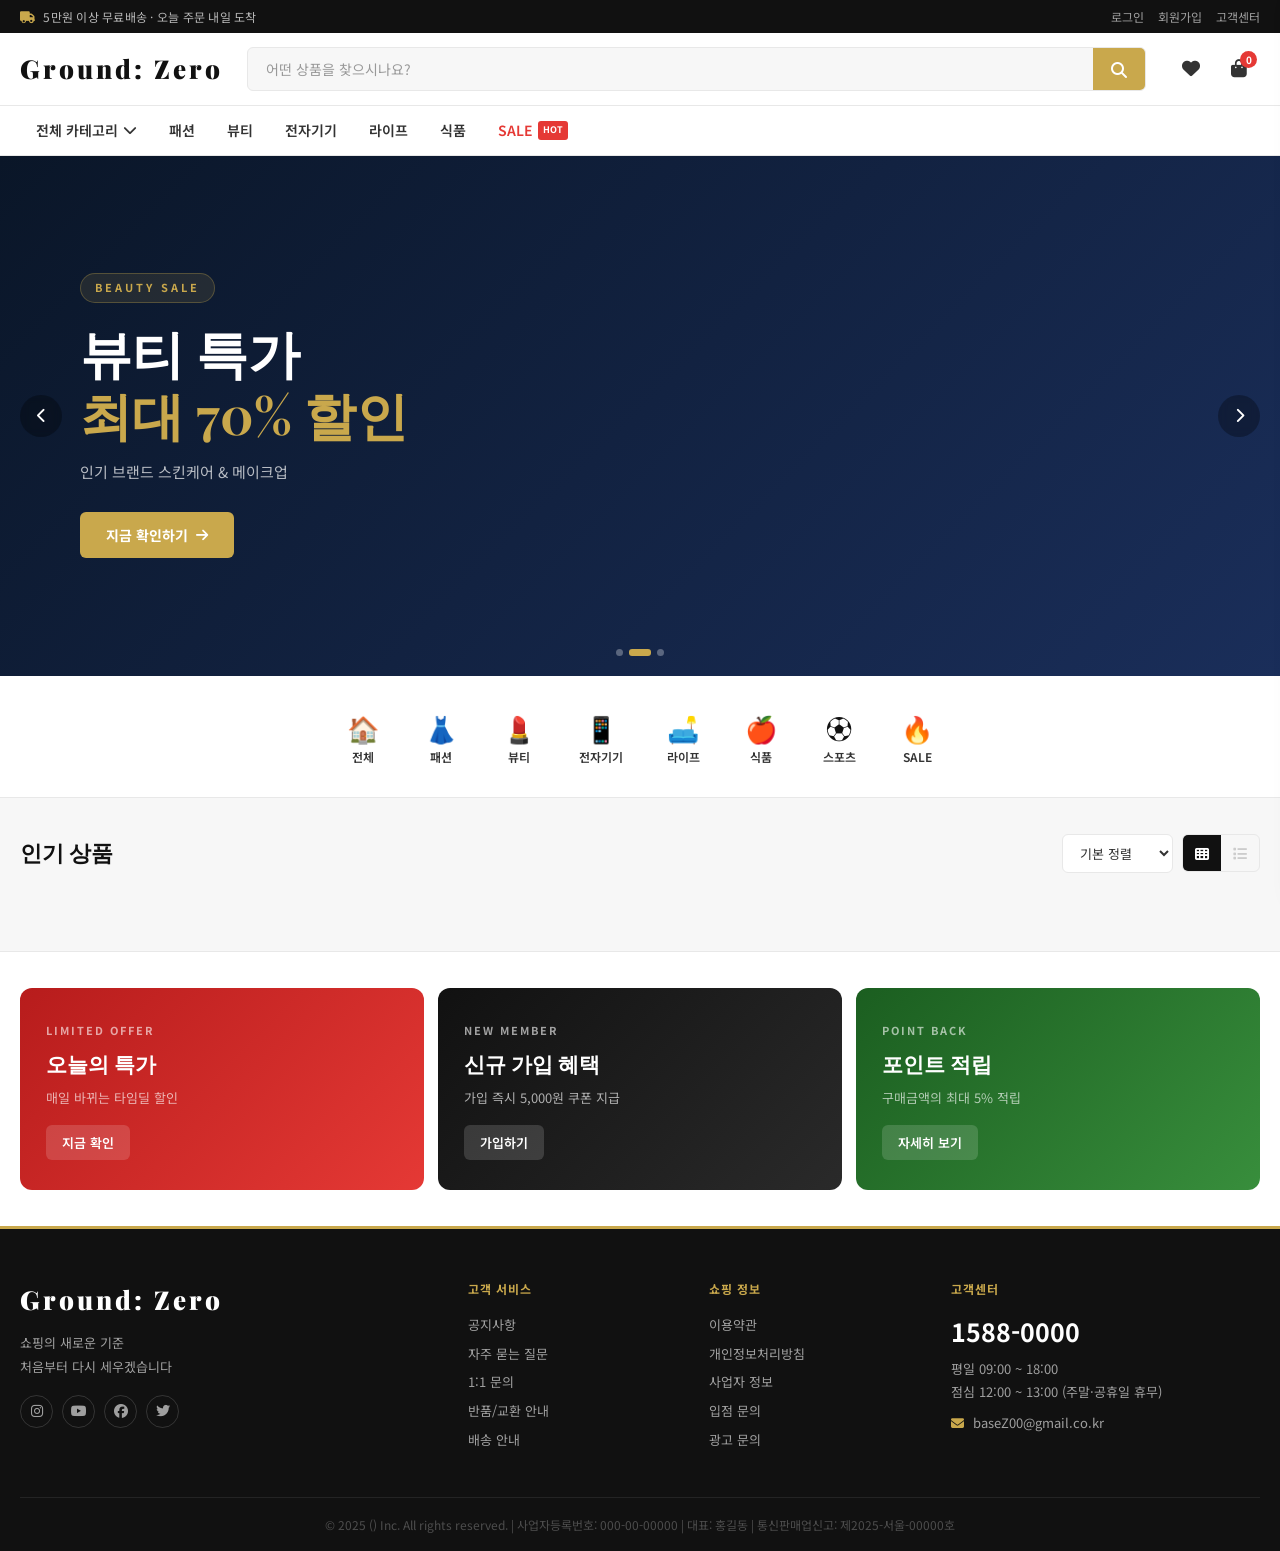
<file: index.html>
<!DOCTYPE html>
<html lang="ko" >
<head>
  <meta charset="UTF-8" />
  <meta name="viewport" content="width=device-width, initial-scale=1.0"/>
  <title>쇼핑몰</title>
  <link rel="stylesheet" href="main.css" />
  <link href="https://fonts.googleapis.com/css2?family=Playfair+Display:wght@400;700;900&family=Noto+Sans+KR:wght@300;400;500;700&display=swap" rel="stylesheet"/>
  <link rel="stylesheet" href="https://cdnjs.cloudflare.com/ajax/libs/font-awesome/6.5.0/css/all.min.css"/>
</head>
<body>

  <!-- ===== 모달: 로그인 ===== -->
  <div class="modal-overlay" id="loginModal">
    <div class="modal">
      <button class="modal-close" onclick="closeModal('loginModal')"><i class="fa fa-times"></i></button>
      <h2 class="modal-title">로그인</h2>
      <div class="modal-body">
        <div class="form-group">
          <label>아이디 (이메일)</label>
          <input type="text" id="loginId" placeholder="이메일을 입력하세요" onkeydown="if(event.key==='Enter')handleLogin()"/>
        </div>
        <div class="form-group">
          <label>비밀번호</label>
          <input type="password" id="loginPw" placeholder="비밀번호를 입력하세요" onkeydown="if(event.key==='Enter')handleLogin()"/>
        </div>
        <div class="form-options">
          <label><input type="checkbox" id="rememberMe"/> 로그인 상태 유지</label>
          <a href="#" onclick="switchModal('loginModal','findPwModal')">비밀번호 찾기</a>
        </div>
        <button class="btn-primary" onclick="handleLogin()">로그인</button>
        <div class="modal-divider"><span>또는</span></div>
        <button class="btn-social kakao" onclick="socialLogin('카카오')"><i class="fa-solid fa-comment"></i> 카카오로 시작하기</button>
        <button class="btn-social naver" onclick="socialLogin('네이버')"><i class="fa-solid fa-n"></i> 네이버로 시작하기</button>
        <p class="modal-footer-text">계정이 없으신가요? <a href="#" onclick="switchModal('loginModal','registerModal')">회원가입</a></p>
      </div>
    </div>
  </div>

  <!-- ===== 모달: 회원가입 ===== -->
  <div class="modal-overlay" id="registerModal">
    <div class="modal modal-lg">
      <button class="modal-close" onclick="closeModal('registerModal')"><i class="fa fa-times"></i></button>
      <h2 class="modal-title">회원가입</h2>
      <div class="modal-body">
        <div class="form-row">
          <div class="form-group">
            <label>이름 <span class="req">*</span></label>
            <input type="text" id="regName" placeholder="홍길동" />
          </div>
          <div class="form-group">
            <label>닉네임 <span class="req">*</span></label>
            <input type="text" id="regNick" placeholder="사용할 닉네임" />
          </div>
        </div>
        <div class="form-group">
          <label>이메일 <span class="req">*</span></label>
          <div class="input-with-btn">
            <input type="email" id="regEmail" placeholder="example@email.com" />
            <button class="btn-inline" onclick="checkEmail()">중복확인</button>
          </div>
        </div>
        <div class="form-group">
          <label>비밀번호 <span class="req">*</span></label>
          <input type="password" id="regPw" placeholder="8자 이상, 영문+숫자+특수문자" oninput="checkPwStrength(this.value)"/>
          <div class="pw-strength" id="pwStrength"><div class="pw-bar" id="pwBar"></div></div>
          <small id="pwMsg" class="hint"></small>
        </div>
        <div class="form-group">
          <label>비밀번호 확인 <span class="req">*</span></label>
          <input type="password" id="regPwConfirm" placeholder="비밀번호 재입력" />
        </div>
        <div class="form-row">
          <div class="form-group">
            <label>생년월일</label>
            <input type="date" id="regBirth" />
          </div>
          <div class="form-group">
            <label>휴대폰 번호</label>
            <input type="tel" id="regPhone" placeholder="010-0000-0000" />
          </div>
        </div>
        <div class="form-group">
          <label>주소</label>
          <input type="text" id="regAddr" placeholder="주소 검색" readonly onclick="fakeAddrSearch()"/>
          <input type="text" id="regAddrDetail" placeholder="상세 주소" style="margin-top:6px"/>
        </div>
        <div class="terms-box">
          <label class="check-all"><input type="checkbox" id="agreeAll" onchange="toggleAllAgree(this)"/> <strong>전체 동의</strong></label>
          <label><input type="checkbox" class="agree-item"/> [필수] 이용약관 동의 <a href="#">보기</a></label>
          <label><input type="checkbox" class="agree-item"/> [필수] 개인정보 수집 및 이용 동의 <a href="#">보기</a></label>
          <label><input type="checkbox" class="agree-item"/> [선택] 마케팅 정보 수신 동의</label>
        </div>
        <button class="btn-primary" onclick="handleRegister()">회원가입 완료</button>
        <p class="modal-footer-text">이미 계정이 있으신가요? <a href="#" onclick="switchModal('registerModal','loginModal')">로그인</a></p>
      </div>
    </div>
  </div>

  <!-- ===== 모달: 비밀번호 찾기 ===== -->
  <div class="modal-overlay" id="findPwModal">
    <div class="modal">
      <button class="modal-close" onclick="closeModal('findPwModal')"><i class="fa fa-times"></i></button>
      <h2 class="modal-title">비밀번호 찾기</h2>
      <div class="modal-body">
        <p class="hint-text">가입하신 이메일로 임시 비밀번호를 발송합니다.</p>
        <div class="form-group">
          <label>이메일</label>
          <input type="email" id="findEmail" placeholder="가입한 이메일 입력" />
        </div>
        <button class="btn-primary" onclick="sendResetEmail()">임시 비밀번호 발송</button>
        <p class="modal-footer-text"><a href="#" onclick="switchModal('findPwModal','loginModal')">← 로그인으로 돌아가기</a></p>
      </div>
    </div>
  </div>

  <!-- ===== 모달: 상품 상세 ===== -->
  <div class="modal-overlay" id="productModal">
    <div class="modal modal-product">
      <button class="modal-close" onclick="closeModal('productModal')"><i class="fa fa-times"></i></button>
      <div class="product-modal-body">
        <div class="product-modal-img" id="pmImg"></div>
        <div class="product-modal-info">
          <span class="pm-category" id="pmCat"></span>
          <h3 id="pmName"></h3>
          <div class="pm-rating" id="pmRating"></div>
          <p class="pm-price" id="pmPrice"></p>
          <p class="pm-desc" id="pmDesc"></p>
          <div class="pm-qty">
            <button onclick="changeQty(-1)">−</button>
            <span id="pmQty">1</span>
            <button onclick="changeQty(1)">+</button>
          </div>
          <div class="pm-actions">
            <button class="btn-primary" onclick="addToCartFromModal()"><i class="fa fa-cart-plus"></i> 장바구니 담기</button>
            <button class="btn-secondary" onclick="buyNow()"><i class="fa fa-bolt"></i> 바로 구매</button>
          </div>
        </div>
      </div>
    </div>
  </div>

  <!-- ===== HEADER ===== -->
  <header id="mainHeader">
    <div class="header-top">
      <div class="container">
        <span class="header-notice"><i class="fa fa-truck"></i> 5만원 이상 무료배송 · 오늘 주문 내일 도착</span>
        <div class="header-top-links">
          <a href="#" id="loginBtn" onclick="openModal('loginModal')">로그인</a>
          <a href="#" id="registerBtn" onclick="openModal('registerModal')">회원가입</a>
          <a href="#" id="logoutBtn" onclick="handleLogout()" style="display:none">로그아웃</a>
          <a href="#" id="mypageBtn" style="display:none" onclick="location.href='mypage.html'">마이페이지</a>
          <a href="customer.html">고객센터</a>
          </div>
      </div>
    </div>

    <div class="header-main">
      <div class="container">
        <div class="logo" onclick="goHome()">Ground: Zero</div>
        <div class="search-wrap">
          <div class="search-box">
            <input type="text" id="searchInput" placeholder="어떤 상품을 찾으시나요?"
              onkeydown="if(event.key==='Enter')doSearch()"
              oninput="showSearchSuggest(this.value)"/>
            <button onclick="doSearch()"><i class="fa fa-search"></i></button>
          </div>
          <div class="search-suggest" id="searchSuggest"></div>
        </div>
        <div class="header-icons">
          <button class="icon-btn" onclick="toggleWishPanel()" title="찜목록">
            <i class="fa fa-heart"></i>
            <span id="wishCount" class="badge" style="display:none">0</span>
          </button>
          <button class="icon-btn" onclick="toggleCart()" title="장바구니">
            <i class="fa fa-shopping-bag"></i>
            <span id="cartCount" class="badge">0</span>
          </button>
          <button class="icon-btn mobile-menu-btn" onclick="toggleMobileMenu()">
            <i class="fa fa-bars"></i>
          </button>
        </div>
      </div>
    </div>

    <!-- NAV -->
    <nav id="mainNav">
      <div class="container">
        <ul class="nav-list" id="navList">
          <li class="has-dropdown">
            <a href="#" onclick="filterCategory('all')">전체 카테고리 <i class="fa fa-chevron-down"></i></a>
            <div class="mega-dropdown">
              <div class="mega-col">
                <h4>패션</h4>
                <a href="#" onclick="filterCategory('fashion')">여성의류</a>
                <a href="#" onclick="filterCategory('fashion')">남성의류</a>
                <a href="#" onclick="filterCategory('fashion')">신발</a>
                <a href="#" onclick="filterCategory('fashion')">가방/잡화</a>
              </div>
              <div class="mega-col">
                <h4>뷰티</h4>
                <a href="#" onclick="filterCategory('beauty')">스킨케어</a>
                <a href="#" onclick="filterCategory('beauty')">메이크업</a>
                <a href="#" onclick="filterCategory('beauty')">헤어케어</a>
                <a href="#" onclick="filterCategory('beauty')">향수</a>
              </div>
              <div class="mega-col">
                <h4>전자기기</h4>
                <a href="#" onclick="filterCategory('electronics')">스마트폰</a>
                <a href="#" onclick="filterCategory('electronics')">노트북</a>
                <a href="#" onclick="filterCategory('electronics')">오디오</a>
                <a href="#" onclick="filterCategory('electronics')">스마트홈</a>
              </div>
              <div class="mega-col">
                <h4>라이프</h4>
                <a href="#" onclick="filterCategory('life')">가구/인테리어</a>
                <a href="#" onclick="filterCategory('life')">주방용품</a>
                <a href="#" onclick="filterCategory('life')">스포츠</a>
                <a href="#" onclick="filterCategory('life')">반려동물</a>
              </div>
            </div>
          </li>
          <li><a href="#" onclick="filterCategory('fashion')">패션</a></li>
          <li><a href="#" onclick="filterCategory('beauty')">뷰티</a></li>
          <li><a href="#" onclick="filterCategory('electronics')">전자기기</a></li>
          <li><a href="#" onclick="filterCategory('life')">라이프</a></li>
          <li><a href="#" onclick="filterCategory('food')">식품</a></li>
          <li class="nav-sale">
            <a href="#" onclick="filterCategory('sale')">SALE <span class="sale-badge">HOT</span></a>
          </li>
        </ul>
      </div>
    </nav>
  </header>

  <!-- ===== 장바구니 사이드패널 ===== -->
  <div class="cart-overlay" id="cartOverlay" onclick="toggleCart()"></div>
  <div class="cart-panel" id="cartPanel">
    <div class="cart-header">
      <h3>장바구니 <span id="cartCountSide">0</span>개</h3>
      <button onclick="toggleCart()"><i class="fa fa-times"></i></button>
    </div>
    <div class="cart-items" id="cartItems">
      <p class="cart-empty"><i class="fa fa-shopping-bag"></i><br/>장바구니가 비어 있습니다</p>
    </div>
    <div class="cart-footer" id="cartFooter" style="display:none">
      <div class="cart-total"><span>합계</span><strong id="cartTotal">₩0</strong></div>
      <button class="btn-primary" onclick="checkout()">주문하기</button>
    </div>
  </div>

  <!-- ===== HERO BANNER ===== -->
  <section class="hero" id="heroSection">
    <div class="hero-slides">
      <div class="hero-slide active"
        style="background: linear-gradient(135deg, #0d1b3e 0%, #162447 55%, #1f3a73 100%);">
        <div class="hero-content">
          <span class="hero-sub">NEW ARRIVAL 2025</span>
          <h1>프리미엄<br/><em>패션의 세계로</em></h1>
          <p>지금 바로 최신 트렌드를 만나보세요</p>
          <button class="hero-btn" onclick="filterCategory('fashion')">쇼핑 시작하기 <i class="fa fa-arrow-right"></i></button>
        </div>
        <div class="hero-deco">
          <div class="deco-circle c1"></div>
          <div class="deco-circle c2"></div>
          <div class="deco-circle c3"></div>
        </div>
      </div>
      <div class="hero-slide"
        style="background: linear-gradient(135deg, #0a1628 0%, #1a2e5a 100%);">
        <div class="hero-content">
          <span class="hero-sub">BEAUTY SALE</span>
          <h1>뷰티 특가<br/><em>최대 70% 할인</em></h1>
          <p>인기 브랜드 스킨케어 &amp; 메이크업</p>
          <button class="hero-btn" onclick="filterCategory('beauty')">지금 확인하기 <i class="fa fa-arrow-right"></i></button>
        </div>
      </div>
      <div class="hero-slide"
        style="background: linear-gradient(135deg, #0d1b3e 0%, #243b7a 100%);">
        <div class="hero-content">
          <span class="hero-sub">TECH WEEK</span>
          <h1>최신 전자기기<br/><em>단독 특가</em></h1>
          <p>스마트폰, 노트북, 오디오 최저가</p>
          <button class="hero-btn" onclick="filterCategory('electronics')">바로가기 <i class="fa fa-arrow-right"></i></button>
        </div>
      </div>
    </div>
    <div class="hero-dots" id="heroDots">
      <span class="dot active" onclick="goSlide(0)"></span>
      <span class="dot" onclick="goSlide(1)"></span>
      <span class="dot" onclick="goSlide(2)"></span>
    </div>
    <button class="hero-arrow left" onclick="prevSlide()"><i class="fa fa-chevron-left"></i></button>
    <button class="hero-arrow right" onclick="nextSlide()"><i class="fa fa-chevron-right"></i></button>
  </section>

  <!-- ===== 카테고리 빠른 탐색 ===== -->
  <section class="quick-cats">
    <div class="container">
      <div class="qcat-grid">
        <div class="qcat-item" onclick="filterCategory('all')"><div class="qcat-icon">🏠</div><span>전체</span></div>
        <div class="qcat-item" onclick="filterCategory('fashion')"><div class="qcat-icon">👗</div><span>패션</span></div>
        <div class="qcat-item" onclick="filterCategory('beauty')"><div class="qcat-icon">💄</div><span>뷰티</span></div>
        <div class="qcat-item" onclick="filterCategory('electronics')"><div class="qcat-icon">📱</div><span>전자기기</span></div>
        <div class="qcat-item" onclick="filterCategory('life')"><div class="qcat-icon">🛋️</div><span>라이프</span></div>
        <div class="qcat-item" onclick="filterCategory('food')"><div class="qcat-icon">🍎</div><span>식품</span></div>
        <div class="qcat-item" onclick="filterCategory('sport')"><div class="qcat-icon">⚽</div><span>스포츠</span></div>
        <div class="qcat-item" onclick="filterCategory('sale')"><div class="qcat-icon">🔥</div><span>SALE</span></div>
      </div>
    </div>
  </section>

  <!-- ===== MAIN CONTENT ===== -->
  <main class="main-content" id="mainContent">
    <div class="container">
      <div class="section-header" id="sectionHeader">
        <div>
          <h2 id="sectionTitle">인기 상품</h2>
          <span id="productCount" class="product-count"></span>
        </div>
        <div class="filter-bar">
          <select id="sortSelect" onchange="sortProducts(this.value)">
            <option value="default">기본 정렬</option>
            <option value="price-asc">낮은 가격순</option>
            <option value="price-desc">높은 가격순</option>
            <option value="rating">평점 높은순</option>
            <option value="new">신상품순</option>
          </select>
          <div class="view-toggle">
            <button id="gridViewBtn" class="active" onclick="setView('grid')"><i class="fa fa-th"></i></button>
            <button id="listViewBtn" onclick="setView('list')"><i class="fa fa-list"></i></button>
          </div>
        </div>
      </div>

      <div class="product-grid" id="productGrid"></div>
      <div id="noResult" class="no-result" style="display:none">
        <i class="fa fa-search"></i>
        <p>검색 결과가 없습니다</p>
        <button class="btn-outline" onclick="filterCategory('all')">전체 상품 보기</button>
      </div>
    </div>
  </main>

  <!-- ===== 이벤트 배너 ===== -->
  <section class="event-banner">
    <div class="container">
      <div class="event-grid">
        <div class="event-card ev1" onclick="filterCategory('sale')">
          <span class="ev-sub">LIMITED OFFER</span>
          <h3>오늘의 특가</h3>
          <p>매일 바뀌는 타임딜 할인</p>
          <button>지금 확인</button>
        </div>
        <div class="event-card ev2" onclick="openModal('registerModal')">
          <span class="ev-sub">NEW MEMBER</span>
          <h3>신규 가입 혜택</h3>
          <p>가입 즉시 5,000원 쿠폰 지급</p>
          <button>가입하기</button>
        </div>
        <div class="event-card ev3">
          <span class="ev-sub">POINT BACK</span>
          <h3>포인트 적립</h3>
          <p>구매금액의 최대 5% 적립</p>
          <button onclick="showToast('포인트 안내 페이지로 이동합니다')">자세히 보기</button>
        </div>
      </div>
    </div>
  </section>

  <!-- ===== FOOTER ===== -->
  <footer>
    <div class="container">
      <div class="footer-grid">
        <div class="footer-brand">
          <div class="logo">Ground: Zero</div>
          <p>쇼핑의 새로운 기준<br/>처음부터 다시 세우겠습니다</p>
          <div class="social-links">
            <a href="#"><i class="fab fa-instagram"></i></a>
            <a href="#"><i class="fab fa-youtube"></i></a>
            <a href="#"><i class="fab fa-facebook"></i></a>
            <a href="#"><i class="fab fa-twitter"></i></a>
          </div>
        </div>
        <div class="footer-links">
          <h4>고객 서비스</h4>
          <a href="notice.html">공지사항</a><a href="customer.html">자주 묻는 질문</a><a href="customer.html">1:1 문의</a>
          <a href="customer.html">반품/교환 안내</a><a href="customer.html">배송 안내</a>
        </div>
        <div class="footer-links">
          <h4>쇼핑 정보</h4>
          <a href="#">이용약관</a><a href="#">개인정보처리방침</a><a href="#">사업자 정보</a>
          <a href="#">입점 문의</a><a href="#">광고 문의</a>
        </div>
        <div class="footer-contact">
          <h4>고객센터</h4>
          <div class="cs-number">1588-0000</div>
          <p>평일 09:00 ~ 18:00<br/>점심 12:00 ~ 13:00 (주말·공휴일 휴무)</p>
          <div class="cs-email"><i class="fa fa-envelope"></i> baseZ00@gmail.co.kr</div>
        </div>
      </div>
      <div class="footer-bottom">
        <p>© 2025 () Inc. All rights reserved. | 사업자등록번호: 000-00-00000 | 대표: 홍길동 | 통신판매업신고: 제2025-서울-00000호</p>
      </div>
    </div>
  </footer>

  <!-- 토스트 알림 -->
  <div class="toast-wrap" id="toastWrap"></div>

  <script src="main.js"></script>
</body>
</html>
</file>
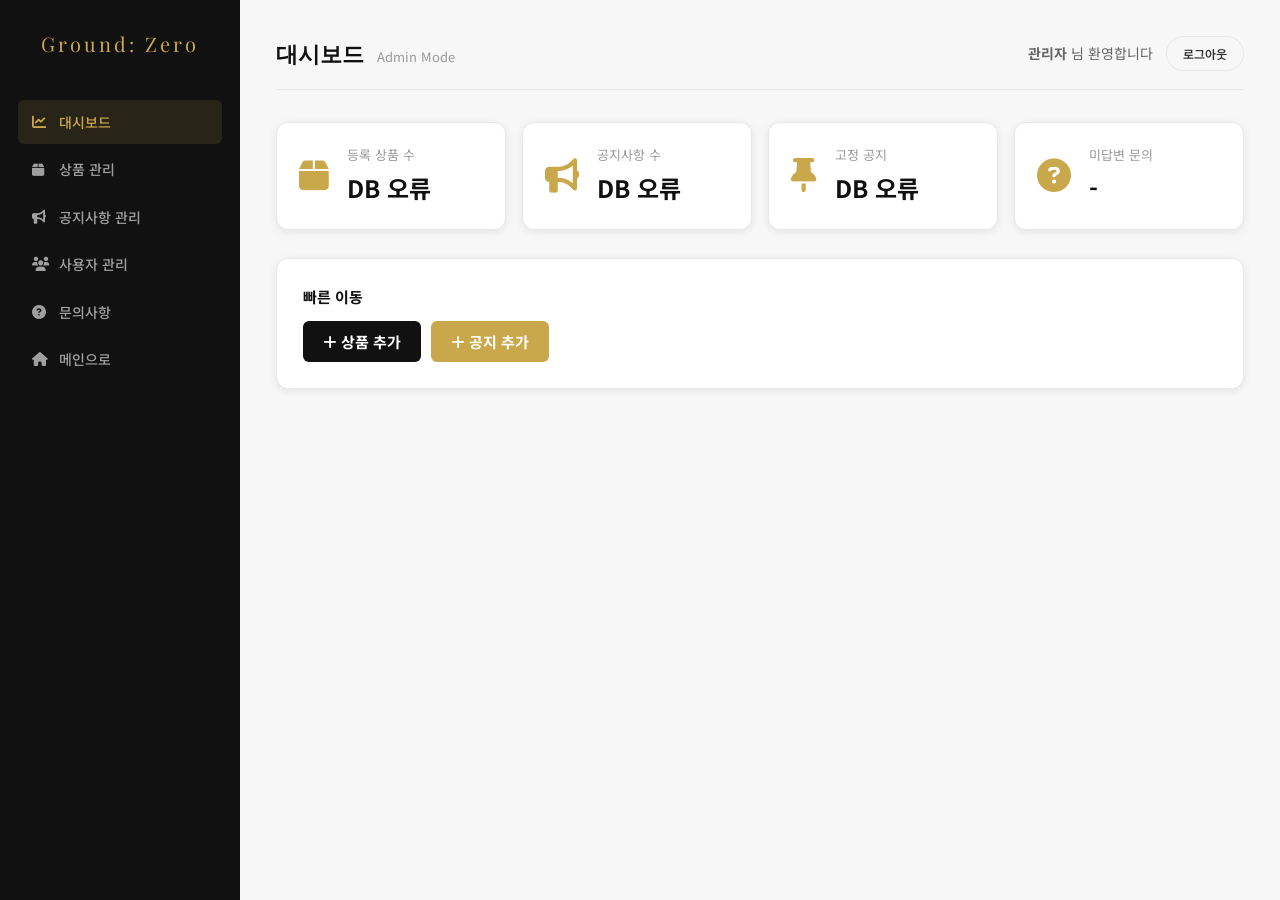
<file: admin.html>
<!DOCTYPE html>
<html lang="ko" data-theme="light">

<head>
    <meta charset="UTF-8" />
    <meta name="viewport" content="width=device-width, initial-scale=1.0" />
    <title>Admin Dashboard — Ground: Zero</title>
    <link rel="stylesheet" href="admin.css" />
    <link
        href="https://fonts.googleapis.com/css2?family=Playfair+Display:wght@400;700;900&family=Noto+Sans+KR:wght@300;400;500;700&display=swap"
        rel="stylesheet" />
    <link rel="stylesheet" href="https://cdnjs.cloudflare.com/ajax/libs/font-awesome/6.5.0/css/all.min.css" />
</head>

<body class="admin-body">
    <div class="admin-wrapper">

        <aside class="admin-sidebar">
            <div class="logo" onclick="location.href='main.html'">Ground: Zero</div>
            <nav class="admin-nav">
                <ul>
                    <li class="active"><a href="#" onclick="showTab('dashboard')"><i class="fa fa-chart-line"></i>
                            대시보드</a></li>
                    <li><a href="#" onclick="showTab('products')"><i class="fa fa-box"></i> 상품 관리</a></li>
                    <li><a href="#" onclick="showTab('notices')"><i class="fa fa-bullhorn"></i> 공지사항 관리</a></li>
                    <li><a href="#" onclick="showTab('users')"><i class="fa fa-users"></i> 사용자 관리</a></li>
                    <li><a href="#" onclick="showTab('inquiries')"><i class="fa fa-question-circle"></i> 문의사항</a></li>
                    <li><a href="main.html"><i class="fa fa-home"></i> 메인으로</a></li>
                </ul>
            </nav>
        </aside>

        <main class="admin-content">
            <header class="admin-header">
                <h2 id="pageTitle">대시보드 <small>Admin Mode</small></h2>
                <div class="admin-user-info">
                    <span><strong>관리자</strong> 님 환영합니다</span>
                    <button class="btn-logout" onclick="location.href='main.html'">로그아웃</button>
                </div>
            </header>

            <!-- 대시보드 -->
            <section id="tab-dashboard" class="admin-tab-section active">
                <div class="stats-grid">
                    <div class="stat-card">
                        <i class="fa fa-box"></i>
                        <div class="stat-info">
                            <span class="stat-label">등록 상품 수</span>
                            <span class="stat-value" id="statProducts">-</span>
                        </div>
                    </div>
                    <div class="stat-card">
                        <i class="fa fa-bullhorn"></i>
                        <div class="stat-info">
                            <span class="stat-label">공지사항 수</span>
                            <span class="stat-value" id="statNotices">-</span>
                        </div>
                    </div>
                    <div class="stat-card">
                        <i class="fa fa-thumbtack"></i>
                        <div class="stat-info">
                            <span class="stat-label">고정 공지</span>
                            <span class="stat-value" id="statPinned">-</span>
                        </div>
                    </div>
                    <div class="stat-card">
                        <i class="fa fa-question-circle"></i>
                        <div class="stat-info">
                            <span class="stat-label">미답변 문의</span>
                            <span class="stat-value" id="statInquiries">-</span>
                        </div>
                    </div>
                </div>
                <div class="admin-card" style="margin-top:12px">
                    <h3 style="margin-bottom:12px;font-size:15px;font-weight:700;">빠른 이동</h3>
                    <div style="display:flex;gap:10px;flex-wrap:wrap">
                        <button class="btn-primary" style="width:auto;padding:10px 20px"
                            onclick="showTab('products')"><i class="fa fa-plus"></i> 상품 추가</button>
                        <button class="btn-primary" style="width:auto;padding:10px 20px;background:var(--accent)"
                            onclick="showTab('notices')"><i class="fa fa-plus"></i> 공지 추가</button>
                    </div>
                </div>
            </section>

            <!-- 상품 관리 -->
            <section id="tab-products" class="admin-tab-section">
                <div class="admin-card" style="margin-bottom:24px">
                    <div class="section-title-bar">
                        <h3><i class="fa fa-plus-circle"></i> 상품 추가</h3>
                    </div>
                    <div class="form-grid-2">
                        <div>
                            <label class="form-label">상품명 <span style="color:#e53935">*</span></label>
                            <input class="form-input" id="p-name" type="text" placeholder="상품 이름" />
                        </div>
                        <div>
                            <label class="form-label">카테고리 <span style="color:#e53935">*</span></label>
                            <select class="form-input" id="p-category">
                                <option value="fashion">패션</option>
                                <option value="beauty">뷰티</option>
                                <option value="electronics">전자기기</option>
                                <option value="life">라이프</option>
                                <option value="food">식품</option>
                                <option value="sale">세일</option>
                            </select>
                        </div>
                        <div>
                            <label class="form-label">판매가 (원) <span style="color:#e53935">*</span></label>
                            <input class="form-input" id="p-price" type="number" placeholder="ex) 59000" />
                        </div>
                        <div>
                            <label class="form-label">정가 (원, 선택)</label>
                            <input class="form-input" id="p-original" type="number" placeholder="ex) 89000" />
                        </div>
                        <div>
                            <label class="form-label">이모지</label>
                            <input class="form-input" id="p-emoji" type="text" placeholder="ex) 👗" maxlength="4"
                                value="📦" />
                        </div>
                        <div>
                            <label class="form-label">배지</label>
                            <select class="form-input" id="p-badge">
                                <option value="">없음</option>
                                <option value="new">NEW</option>
                                <option value="hot">HOT</option>
                                <option value="sale">SALE</option>
                            </select>
                        </div>
                        <div class="form-full">
                            <label class="form-label">상품 설명</label>
                            <textarea class="form-input" id="p-desc" placeholder="상품 상세 설명을 입력하세요"></textarea>
                        </div>
                    </div>
                    <button class="btn-primary" style="margin-top:16px;width:auto;padding:12px 28px"
                        onclick="addProduct()">
                        <i class="fa fa-upload"></i> 상품 등록
                    </button>
                </div>
                <div class="admin-card">
                    <div class="section-title-bar">
                        <h3><i class="fa fa-list"></i> 등록된 상품 <span class="count-badge" id="productCount">0</span></h3>
                        <button onclick="loadProductList()"
                            style="font-size:12px;color:var(--gray-light);cursor:pointer;border:none;background:none"><i
                                class="fa fa-refresh"></i> 새로고침</button>
                    </div>
                    <div id="productList">
                        <div class="loading"><i class="fa fa-spinner fa-spin"></i> 불러오는 중...</div>
                    </div>
                </div>
            </section>

            <!-- 공지사항 관리 -->
            <section id="tab-notices" class="admin-tab-section">
                <div class="admin-card" style="margin-bottom:24px">
                    <div class="section-title-bar">
                        <h3><i class="fa fa-plus-circle"></i> 공지사항 추가</h3>
                    </div>
                    <div class="form-grid-2">
                        <div class="form-full">
                            <label class="form-label">제목 <span style="color:#e53935">*</span></label>
                            <input class="form-input" id="n-title" type="text" placeholder="공지사항 제목" />
                        </div>
                        <div>
                            <label class="form-label">카테고리</label>
                            <select class="form-input" id="n-category">
                                <option value="service">서비스</option>
                                <option value="event">이벤트</option>
                                <option value="system">시스템</option>
                                <option value="policy">정책변경</option>
                            </select>
                        </div>
                        <div style="display:flex;align-items:flex-end;padding-bottom:2px">
                            <label class="form-check">
                                <input type="checkbox" id="n-pinned" />
                                <span>중요 공지 (상단 고정)</span>
                            </label>
                        </div>
                        <div class="form-full">
                            <label class="form-label">내용</label>
                            <textarea class="form-input" id="n-content" style="min-height:130px"
                                placeholder="공지사항 내용을 입력하세요"></textarea>
                        </div>
                    </div>
                    <button class="btn-primary" style="margin-top:16px;width:auto;padding:12px 28px"
                        onclick="addNotice()">
                        <i class="fa fa-upload"></i> 공지 등록
                    </button>
                </div>
                <div class="admin-card">
                    <div class="section-title-bar">
                        <h3><i class="fa fa-list"></i> 등록된 공지사항 <span class="count-badge" id="noticeCount">0</span></h3>
                        <button onclick="loadNoticeList()"
                            style="font-size:12px;color:var(--gray-light);cursor:pointer;border:none;background:none"><i
                                class="fa fa-refresh"></i> 새로고침</button>
                    </div>
                    <div id="noticeList">
                        <div class="loading"><i class="fa fa-spinner fa-spin"></i> 불러오는 중...</div>
                    </div>
                </div>
            </section>

            <!-- 사용자 관리 -->
            <section id="tab-users" class="admin-tab-section">
                <div class="admin-card">
                    <div class="section-title-bar">
                        <h3><i class="fa fa-user-friends"></i> 회원 관리 <span class="count-badge" id="userCount">0</span>
                        </h3>
                        <button onclick="loadUserList()"
                            style="font-size:12px;color:var(--gray-light);cursor:pointer;border:none;background:none"><i
                                class="fa fa-refresh"></i> 새로고침</button>
                    </div>
                    <table class="admin-table">
                        <thead>
                            <tr>
                                <th>이메일</th>
                                <th>이름</th>
                                <th>가입일</th>
                                <th>권한</th>
                                <th>관리</th>
                            </tr>
                        </thead>
                        <tbody id="userList"></tbody>
                    </table>
                </div>
            </section>


            <!-- 문의사항 -->
            <section id="tab-inquiries" class="admin-tab-section">
                <div class="admin-card">
                    <div class="section-title-bar">
                        <h3><i class="fa fa-question-circle"></i> 1:1 문의사항 <span class="count-badge"
                                id="inquiryCount">0</span></h3>
                        <button onclick="loadInquiryList()"
                            style="font-size:12px;color:var(--gray-light);cursor:pointer;border:none;background:none"><i
                                class="fa fa-refresh"></i> 새로고침</button>
                    </div>
                    <div id="inquiryList">
                        <div class="loading"><i class="fa fa-spinner fa-spin"></i> 불러오는 중...</div>
                    </div>
                </div>
            </section>

        </main>
    </div>

    <div class="toast-wrap" id="toastWrap"></div>
    <script src="admin.js"></script>
</body>

</html>
</file>
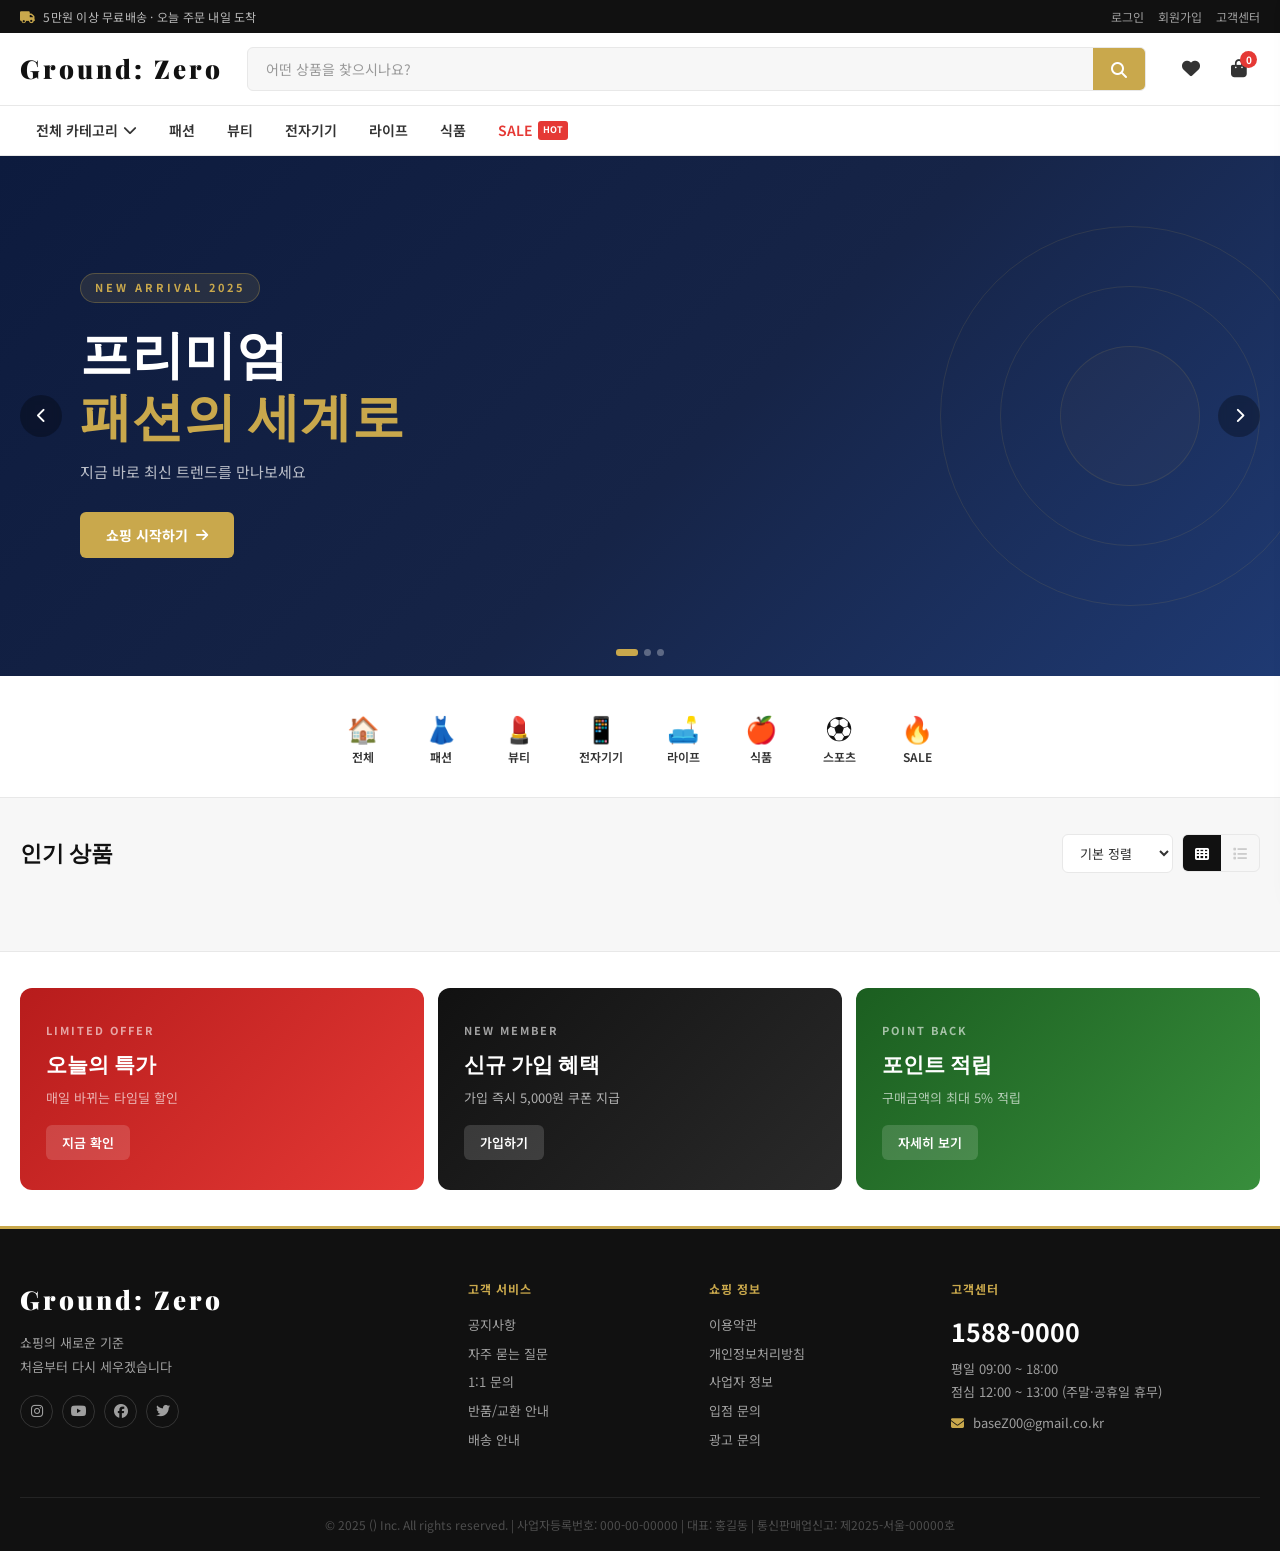
<file: buy.html>
<!DOCTYPE html>
<html lang="ko">

<head>
    <meta charset="UTF-8">
    <meta name="viewport" content="width=device-width, initial-scale=1.0">
    <title>주문/결제 | Ground: Zero</title>
    <link rel="stylesheet" href="main.css">
    <link rel="stylesheet" href="buy.css">
    <link
        href="https://fonts.googleapis.com/css2?family=Playfair+Display:wght@700&family=Noto+Sans+KR:wght@400;500;700&display=swap"
        rel="stylesheet">
    <link rel="stylesheet" href="https://cdnjs.cloudflare.com/ajax/libs/font-awesome/6.5.0/css/all.min.css">
    <script src="//t1.daumcdn.net/mapjsapi/bundle/postcode/prod/postcode.v2.js"></script>
</head>

<body class="buy-page">
    <header class="header-minimal">
        <div class="container">
            <div class="logo" onclick="location.href='main.html'">Ground: Zero</div>
            <div class="step-indicator">
                <span>01 장바구니</span> <i class="fa fa-chevron-right"></i>
                <span class="active">02 주문/결제</span> <i class="fa fa-chevron-right"></i>
                <span>03 주문완료</span>
            </div>
        </div>
    </header>

    <main class="container buy-container">
        <section class="buy-content">
            <div class="buy-section">
                <h3 class="section-title">주문 상품 정보</h3>
                <div id="orderItemList" class="order-item-list">
                </div>
            </div>

            <div class="buy-section">
                <h3 class="section-title">배송 정보</h3>
                <div class="buy-form">
                    <div class="form-group">
                        <label>받는 사람</label>
                        <input type="text" id="buyerName" placeholder="이름 입력">
                    </div>
                    <div class="form-group">
                        <label>휴대폰</label>
                        <input type="tel" id="buyerPhone" placeholder="010-0000-0000">
                    </div>
                    <div class="form-group">
                        <label>주소</label>
                        <div class="input-row">
                            <input type="text" id="postcode" placeholder="우편번호" readonly>
                            <button type="button" class="btn-sub" id="btnAddrSearch">주소찾기</button>
                        </div>
                        <input type="text" id="addressMain" placeholder="기본 주소" readonly style="margin-top:8px">
                        <input type="text" id="addressDetail" placeholder="상세 주소 입력" style="margin-top:8px">
                    </div>
                </div>
            </div>

            <div class="buy-section">
                <h3 class="section-title">결제 수단</h3>
                <div class="payment-grid">
                    <label class="pay-item active">
                        <input type="radio" name="payMethod" value="card" checked>
                        <span>신용/체크카드</span>
                    </label>
                    <label class="pay-item">
                        <input type="radio" name="payMethod" value="transfer">
                        <span>계좌이체</span>
                    </label>
                    <label class="pay-item">
                        <input type="radio" name="payMethod" value="vbank">
                        <span>무통장입금</span>
                    </label>
                </div>
            </div>
        </section>

        <aside class="buy-sidebar">
            <div class="summary-card">
                <h3>최종 결제 금액</h3>
                <div class="summary-line">
                    <span>총 상품 금액</span>
                    <span id="totalProductPrice">₩0</span>
                </div>
                <div class="summary-line">
                    <span>배송비</span>
                    <span id="deliveryFee">₩0</span>
                </div>
                <hr>
                <div class="summary-line total">
                    <span>결제 예정 금액</span>
                    <strong id="finalOrderPrice">₩0</strong>
                </div>
                <button type="button" class="btn-pay" onclick="handlePayment()">결제하기</button>
            </div>
        </aside>
    </main>

    <script src="buy.js"></script>
</body>

</html>
</file>
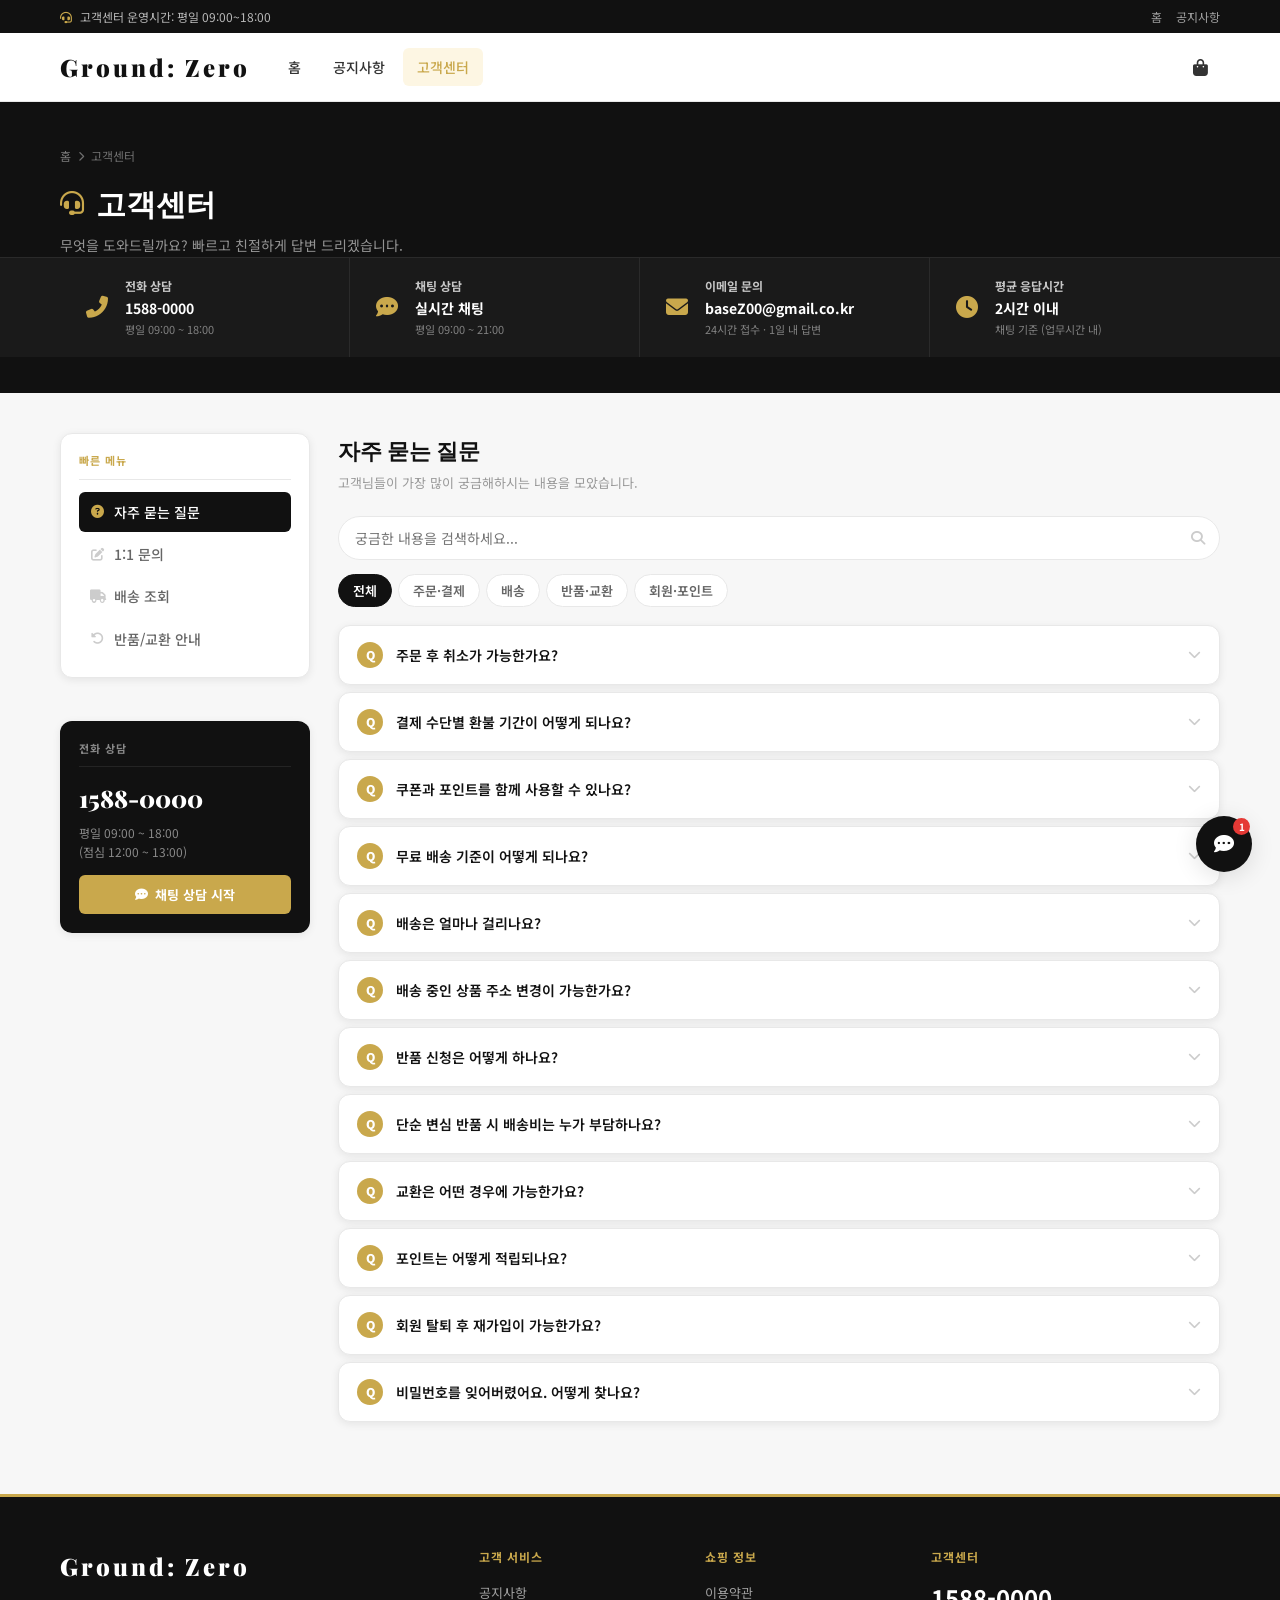
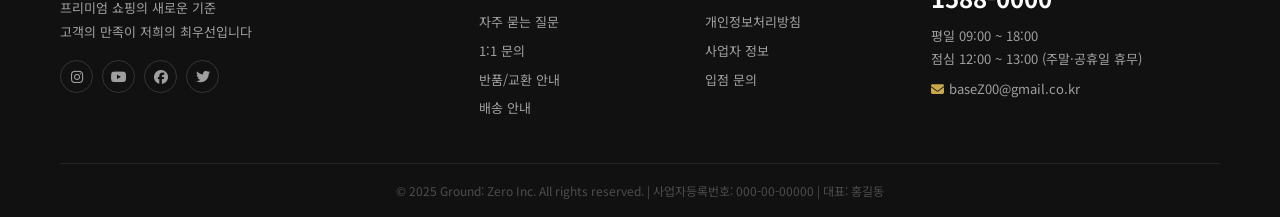
<file: customer.html>
<!DOCTYPE html>
<html lang="ko" data-theme="light">

<head>
    <meta charset="UTF-8" />
    <meta name="viewport" content="width=device-width, initial-scale=1.0" />
    <title>고객센터 — Ground: Zero</title>
    <link rel="stylesheet" href="customer.css" />
    <link
        href="https://fonts.googleapis.com/css2?family=Playfair+Display:wght@400;700;900&family=Noto+Sans+KR:wght@300;400;500;700&display=swap"
        rel="stylesheet" />
    <link rel="stylesheet" href="https://cdnjs.cloudflare.com/ajax/libs/font-awesome/6.5.0/css/all.min.css" />
</head>

<body>

    <!-- ===== HEADER ===== -->
    <header id="mainHeader">
        <div class="header-top">
            <div class="container">
                <span class="header-notice"><i class="fa fa-headset"></i> 고객센터 운영시간: 평일 09:00~18:00</span>
                <div class="header-top-links">
                    <a href="main.html">홈</a>
                    <a href="notice.html">공지사항</a>
                    <button class="dark-toggle" id="darkToggle" onclick="toggleDarkMode()" title="다크모드 전환">
                        <span class="toggle-track">
                            <span class="toggle-thumb"></span>
                            <i class="fa fa-sun toggle-icon sun-icon"></i>
                            <i class="fa fa-moon toggle-icon moon-icon"></i>
                        </span>
                        <span class="toggle-label" id="toggleLabel">다크</span>
                    </button>
                </div>
            </div>
        </div>
        <div class="header-main">
            <div class="container">
                <div class="logo" onclick="location.href='main.html'">Ground: Zero</div>
                <nav class="header-nav">
                    <a href="main.html">홈</a>
                    <a href="notice.html">공지사항</a>
                    <a href="customer.html" class="active">고객센터</a>
                </nav>
                <div class="header-icons">
                    <a href="main.html" class="icon-btn" title="쇼핑 계속하기"><i class="fa fa-shopping-bag"></i></a>
                </div>
            </div>
        </div>
    </header>

    <!-- ===== PAGE HERO ===== -->
    <section class="page-hero">
        <div class="container">
            <div class="breadcrumb">
                <a href="main.html">홈</a>
                <i class="fa fa-chevron-right"></i>
                <span>고객센터</span>
            </div>
            <h1><i class="fa fa-headset"></i> 고객센터</h1>
            <p>무엇을 도와드릴까요? 빠르고 친절하게 답변 드리겠습니다.</p>
        </div>
        <!-- 연락 카드 -->
        <div class="hero-contact-bar">
            <div class="container">
                <div class="contact-cards">
                    <div class="contact-card">
                        <i class="fa fa-phone-alt"></i>
                        <div>
                            <strong>전화 상담</strong>
                            <span>1588-0000</span>
                            <small>평일 09:00 ~ 18:00</small>
                        </div>
                    </div>
                    <div class="contact-card">
                        <i class="fa fa-comment-dots"></i>
                        <div>
                            <strong>채팅 상담</strong>
                            <span>실시간 채팅</span>
                            <small>평일 09:00 ~ 21:00</small>
                        </div>
                    </div>
                    <div class="contact-card">
                        <i class="fa fa-envelope"></i>
                        <div>
                            <strong>이메일 문의</strong>
                            <span>baseZ00@gmail.co.kr</span>
                            <small>24시간 접수 · 1일 내 답변</small>
                        </div>
                    </div>
                    <div class="contact-card">
                        <i class="fa fa-clock"></i>
                        <div>
                            <strong>평균 응답시간</strong>
                            <span>2시간 이내</span>
                            <small>채팅 기준 (업무시간 내)</small>
                        </div>
                    </div>
                </div>
            </div>
        </div>
    </section>

    <!-- ===== 메인 콘텐츠 ===== -->
    <main class="customer-main">
        <div class="container">
            <div class="customer-layout">

                <!-- 사이드바 -->
                <aside class="customer-sidebar">
                    <div class="sidebar-section">
                        <h3>빠른 메뉴</h3>
                        <ul>
                            <li><a href="#faq" class="side-link active" onclick="switchTab('faq', this)"><i
                                        class="fa fa-question-circle"></i> 자주 묻는 질문</a></li>
                            <li><a href="#inquiry" class="side-link" onclick="switchTab('inquiry', this)"><i
                                        class="fa fa-pen-to-square"></i> 1:1 문의</a></li>
                            <li><a href="#tracking" class="side-link" onclick="switchTab('tracking', this)"><i
                                        class="fa fa-truck"></i> 배송 조회</a></li>
                            <li><a href="#return" class="side-link" onclick="switchTab('return', this)"><i
                                        class="fa fa-rotate-left"></i> 반품/교환 안내</a></li>
                        </ul>
                    </div>
                    <div class="sidebar-section sidebar-cs">
                        <h3>전화 상담</h3>
                        <div class="cs-phone">1588-0000</div>
                        <p class="cs-time">평일 09:00 ~ 18:00<br />(점심 12:00 ~ 13:00)</p>
                        <button class="btn-chat" onclick="openChat()"><i class="fa fa-comment-dots"></i> 채팅 상담
                            시작</button>
                    </div>
                </aside>

                <!-- 콘텐츠 영역 -->
                <div class="customer-content">

                    <!-- ===== FAQ ===== -->
                    <section id="faq" class="tab-section active">
                        <div class="section-header">
                            <h2>자주 묻는 질문</h2>
                            <p>고객님들이 가장 많이 궁금해하시는 내용을 모았습니다.</p>
                        </div>
                        <div class="faq-search">
                            <input type="text" id="faqSearch" placeholder="궁금한 내용을 검색하세요..."
                                oninput="searchFaq(this.value)" />
                            <i class="fa fa-search"></i>
                        </div>
                        <div class="faq-cats">
                            <button class="fcat-btn active" data-cat="all" onclick="filterFaq('all', this)">전체</button>
                            <button class="fcat-btn" data-cat="order" onclick="filterFaq('order', this)">주문·결제</button>
                            <button class="fcat-btn" data-cat="delivery"
                                onclick="filterFaq('delivery', this)">배송</button>
                            <button class="fcat-btn" data-cat="return"
                                onclick="filterFaq('return', this)">반품·교환</button>
                            <button class="fcat-btn" data-cat="member"
                                onclick="filterFaq('member', this)">회원·포인트</button>
                        </div>
                        <div class="faq-list" id="faqList"></div>
                    </section>

                    <!-- ===== 1:1 문의 ===== -->
                    <section id="inquiry" class="tab-section">
                        <div class="section-header">
                            <h2>1:1 문의</h2>
                            <p>상담원이 직접 확인 후 빠르게 답변 드립니다. (평균 응답시간: 2시간 이내)</p>
                        </div>
                        <div class="inquiry-form-wrap">
                            <form class="inquiry-form" onsubmit="submitInquiry(event)">
                                <div class="form-row-2">
                                    <div class="form-group">
                                        <label>문의 유형 <span class="req">*</span></label>
                                        <select id="inqType">
                                            <option value="">선택해주세요</option>
                                            <option value="order">주문 / 결제</option>
                                            <option value="delivery">배송 문의</option>
                                            <option value="return">반품 / 교환</option>
                                            <option value="product">상품 문의</option>
                                            <option value="member">회원 / 포인트</option>
                                            <option value="etc">기타</option>
                                        </select>
                                    </div>
                                    <div class="form-group">
                                        <label>주문번호 (해당 시)</label>
                                        <input type="text" id="inqOrder" placeholder="예: LX-2025-0512345" />
                                    </div>
                                </div>
                                <div class="form-row-2">
                                    <div class="form-group">
                                        <label>이름 <span class="req">*</span></label>
                                        <input type="text" id="inqName" placeholder="홍길동" />
                                    </div>
                                    <div class="form-group">
                                        <label>이메일 <span class="req">*</span></label>
                                        <input type="email" id="inqEmail" placeholder="example@email.com" />
                                    </div>
                                </div>
                                <div class="form-group">
                                    <label>연락처</label>
                                    <input type="tel" id="inqPhone" placeholder="010-0000-0000" />
                                </div>
                                <div class="form-group">
                                    <label>문의 제목 <span class="req">*</span></label>
                                    <input type="text" id="inqSubject" placeholder="문의 내용을 요약해서 입력해주세요" />
                                </div>
                                <div class="form-group">
                                    <label>문의 내용 <span class="req">*</span></label>
                                    <textarea id="inqContent" rows="6"
                                        placeholder="문의하실 내용을 자세히 입력해주세요.&#10;주문 관련 문의는 주문번호를 함께 적어주시면 더 빠른 처리가 가능합니다."></textarea>
                                </div>
                                <div class="form-group">
                                    <label>첨부파일 <span class="file-hint">(최대 3개, 각 10MB 이하)</span></label>
                                    <div class="file-upload" onclick="document.getElementById('inqFile').click()">
                                        <i class="fa fa-cloud-upload-alt"></i>
                                        <span>파일을 클릭하거나 드래그하여 첨부</span>
                                        <small>jpg, png, pdf 지원</small>
                                    </div>
                                    <input type="file" id="inqFile" multiple accept=".jpg,.jpeg,.png,.pdf"
                                        style="display:none" onchange="handleFileSelect(this)" />
                                    <div id="fileList" class="file-list"></div>
                                </div>
                                <div class="form-agree">
                                    <label><input type="checkbox" id="inqAgree" /> 개인정보 수집 및 이용에 동의합니다. <a
                                            href="#">[보기]</a></label>
                                </div>
                                <button type="submit" class="btn-submit">
                                    <i class="fa fa-paper-plane"></i> 문의 접수하기
                                </button>
                            </form>
                            <div class="inquiry-notice">
                                <h4><i class="fa fa-info-circle"></i> 문의 전 확인해 주세요</h4>
                                <ul>
                                    <li>답변은 이메일로 발송되며, 스팸함도 확인해 주세요.</li>
                                    <li>주문 관련 문의는 주문번호를 반드시 기재해 주세요.</li>
                                    <li>반품·교환은 상품 수령 후 14일 이내에 신청 가능합니다.</li>
                                    <li>업무시간 외 접수된 문의는 다음 영업일에 처리됩니다.</li>
                                </ul>
                            </div>
                        </div>
                    </section>

                    <!-- ===== 배송 조회 ===== -->
                    <section id="tracking" class="tab-section">
                        <div class="section-header">
                            <h2>배송 조회</h2>
                            <p>주문번호 또는 송장번호로 배송 현황을 확인하세요.</p>
                        </div>
                        <div class="tracking-wrap">
                            <div class="tracking-form">
                                <div class="tracking-input-group">
                                    <select id="trackingType">
                                        <option value="order">주문번호</option>
                                        <option value="waybill">송장번호</option>
                                    </select>
                                    <input type="text" id="trackingNum" placeholder="번호를 입력해주세요" />
                                    <button onclick="trackDelivery()" class="btn-track"><i class="fa fa-search"></i>
                                        조회</button>
                                </div>
                            </div>
                            <div class="tracking-result" id="trackingResult" style="display:none"></div>
                            <div class="tracking-info">
                                <h4>배송 정책 안내</h4>
                                <div class="info-grid">
                                    <div class="info-card">
                                        <i class="fa fa-truck"></i>
                                        <strong>무료 배송</strong>
                                        <p>5만원 이상 구매 시 무료</p>
                                    </div>
                                    <div class="info-card">
                                        <i class="fa fa-clock"></i>
                                        <strong>배송 기간</strong>
                                        <p>결제 완료 후 1~3 영업일</p>
                                    </div>
                                    <div class="info-card">
                                        <i class="fa fa-bolt"></i>
                                        <strong>당일 배송</strong>
                                        <p>오후 2시 이전 주문 건</p>
                                    </div>
                                    <div class="info-card">
                                        <i class="fa fa-globe"></i>
                                        <strong>해외 배송</strong>
                                        <p>7~14 영업일 소요</p>
                                    </div>
                                </div>
                            </div>
                        </div>
                    </section>

                    <!-- ===== 반품/교환 안내 ===== -->
                    <section id="return" class="tab-section">
                        <div class="section-header">
                            <h2>반품 / 교환 안내</h2>
                            <p>고객님의 소중한 권리를 안내합니다.</p>
                        </div>
                        <div class="return-wrap">
                            <div class="return-steps">
                                <h4>반품·교환 신청 절차</h4>
                                <div class="steps">
                                    <div class="step">
                                        <div class="step-num">1</div>
                                        <div class="step-text"><strong>신청</strong><span>마이페이지 또는 고객센터에서 신청</span></div>
                                    </div>
                                    <div class="step-arrow"><i class="fa fa-chevron-right"></i></div>
                                    <div class="step">
                                        <div class="step-num">2</div>
                                        <div class="step-text"><strong>수거</strong><span>택배 수거 (1~2 영업일)</span></div>
                                    </div>
                                    <div class="step-arrow"><i class="fa fa-chevron-right"></i></div>
                                    <div class="step">
                                        <div class="step-num">3</div>
                                        <div class="step-text"><strong>검수</strong><span>상품 도착 후 검수 (1~2 영업일)</span>
                                        </div>
                                    </div>
                                    <div class="step-arrow"><i class="fa fa-chevron-right"></i></div>
                                    <div class="step">
                                        <div class="step-num">4</div>
                                        <div class="step-text"><strong>완료</strong><span>환불 또는 교환품 발송</span></div>
                                    </div>
                                </div>
                            </div>
                            <div class="return-policy-grid">
                                <div class="policy-card ok">
                                    <div class="policy-card-header"><i class="fa fa-check-circle"></i> 반품·교환 가능</div>
                                    <ul>
                                        <li>단순 변심 (수령 후 14일 이내)</li>
                                        <li>상품 불량 또는 파손</li>
                                        <li>오배송 (다른 상품이 온 경우)</li>
                                        <li>상품 설명과 다른 경우</li>
                                        <li>사이즈·색상 교환 (미사용 시)</li>
                                    </ul>
                                </div>
                                <div class="policy-card no">
                                    <div class="policy-card-header"><i class="fa fa-times-circle"></i> 반품·교환 불가</div>
                                    <ul>
                                        <li>수령 후 14일 초과</li>
                                        <li>사용 흔적이 있는 상품</li>
                                        <li>태그·라벨 제거된 상품</li>
                                        <li>향수·속옷 등 위생 상품 개봉 시</li>
                                        <li>고객 과실로 인한 파손·오염</li>
                                    </ul>
                                </div>
                            </div>
                            <div class="return-cost-info">
                                <h4><i class="fa fa-won-sign"></i> 반품 배송비 안내</h4>
                                <table class="cost-table">
                                    <thead>
                                        <tr>
                                            <th>구분</th>
                                            <th>반품 배송비</th>
                                            <th>비고</th>
                                        </tr>
                                    </thead>
                                    <tbody>
                                        <tr>
                                            <td>단순 변심</td>
                                            <td>3,000원 (왕복)</td>
                                            <td>고객 부담</td>
                                        </tr>
                                        <tr>
                                            <td>상품 불량/오배송</td>
                                            <td>무료</td>
                                            <td>Ground: Zero 부담</td>
                                        </tr>
                                        <tr>
                                            <td>GOLD 등급 이상</td>
                                            <td>무료 (월 3회)</td>
                                            <td>단순 변심 포함</td>
                                        </tr>
                                    </tbody>
                                </table>
                            </div>
                            <div class="return-btn-wrap">
                                <button class="btn-return"
                                    onclick="switchTab('inquiry', document.querySelector('[onclick*=inquiry]'))">
                                    <i class="fa fa-rotate-left"></i> 반품·교환 신청하기
                                </button>
                            </div>
                        </div>
                    </section>

                </div>
            </div>
        </div>
    </main>

    <!-- ===== 채팅 팝업 ===== -->
    <div class="chat-popup" id="chatPopup" style="display:none">
        <div class="chat-header">
            <div class="chat-status"><span class="status-dot"></span> 상담원 연결 중</div>
            <button onclick="closeChat()"><i class="fa fa-times"></i></button>
        </div>
        <div class="chat-messages" id="chatMessages">
            <div class="chat-msg bot">
                <div class="chat-bubble">안녕하세요! Ground: Zero 고객센터입니다 😊<br />무엇을 도와드릴까요?</div>
                <span class="chat-time">방금 전</span>
            </div>
        </div>
        <div class="chat-input-wrap">
            <input type="text" id="chatInput" placeholder="메시지를 입력하세요..."
                onkeydown="if(event.key==='Enter')sendChat()" />
            <button onclick="sendChat()"><i class="fa fa-paper-plane"></i></button>
        </div>
    </div>
    <button class="chat-fab" id="chatFab" onclick="openChat()" title="채팅 상담">
        <i class="fa fa-comment-dots"></i>
        <span class="fab-badge">1</span>
    </button>

    <div class="toast-wrap" id="toastWrap"></div>

    <!-- ===== FOOTER ===== -->
    <footer>
        <div class="container">
            <div class="footer-grid">
                <div class="footer-brand">
                    <div class="logo">Ground: Zero</div>
                    <p>프리미엄 쇼핑의 새로운 기준<br />고객의 만족이 저희의 최우선입니다</p>
                    <div class="social-links">
                        <a href="#"><i class="fab fa-instagram"></i></a>
                        <a href="#"><i class="fab fa-youtube"></i></a>
                        <a href="#"><i class="fab fa-facebook"></i></a>
                        <a href="#"><i class="fab fa-twitter"></i></a>
                    </div>
                </div>
                <div class="footer-links">
                    <h4>고객 서비스</h4>
                    <a href="notice.html">공지사항</a>
                    <a href="customer.html">자주 묻는 질문</a>
                    <a href="customer.html">1:1 문의</a>
                    <a href="customer.html">반품/교환 안내</a>
                    <a href="customer.html">배송 안내</a>
                </div>
                <div class="footer-links">
                    <h4>쇼핑 정보</h4>
                    <a href="#">이용약관</a>
                    <a href="#">개인정보처리방침</a>
                    <a href="#">사업자 정보</a>
                    <a href="#">입점 문의</a>
                </div>
                <div class="footer-contact">
                    <h4>고객센터</h4>
                    <div class="cs-number">1588-0000</div>
                    <p>평일 09:00 ~ 18:00<br />점심 12:00 ~ 13:00 (주말·공휴일 휴무)</p>
                    <div class="cs-email"><i class="fa fa-envelope"></i>baseZ00@gmail.co.kr</div>
                </div>
            </div>
            <div class="footer-bottom">
                <p>© 2025 Ground: Zero Inc. All rights reserved. | 사업자등록번호: 000-00-00000 | 대표: 홍길동</p>
            </div>
        </div>
    </footer>

    <script src="customer.js"></script>
</body>

</html>
</file>
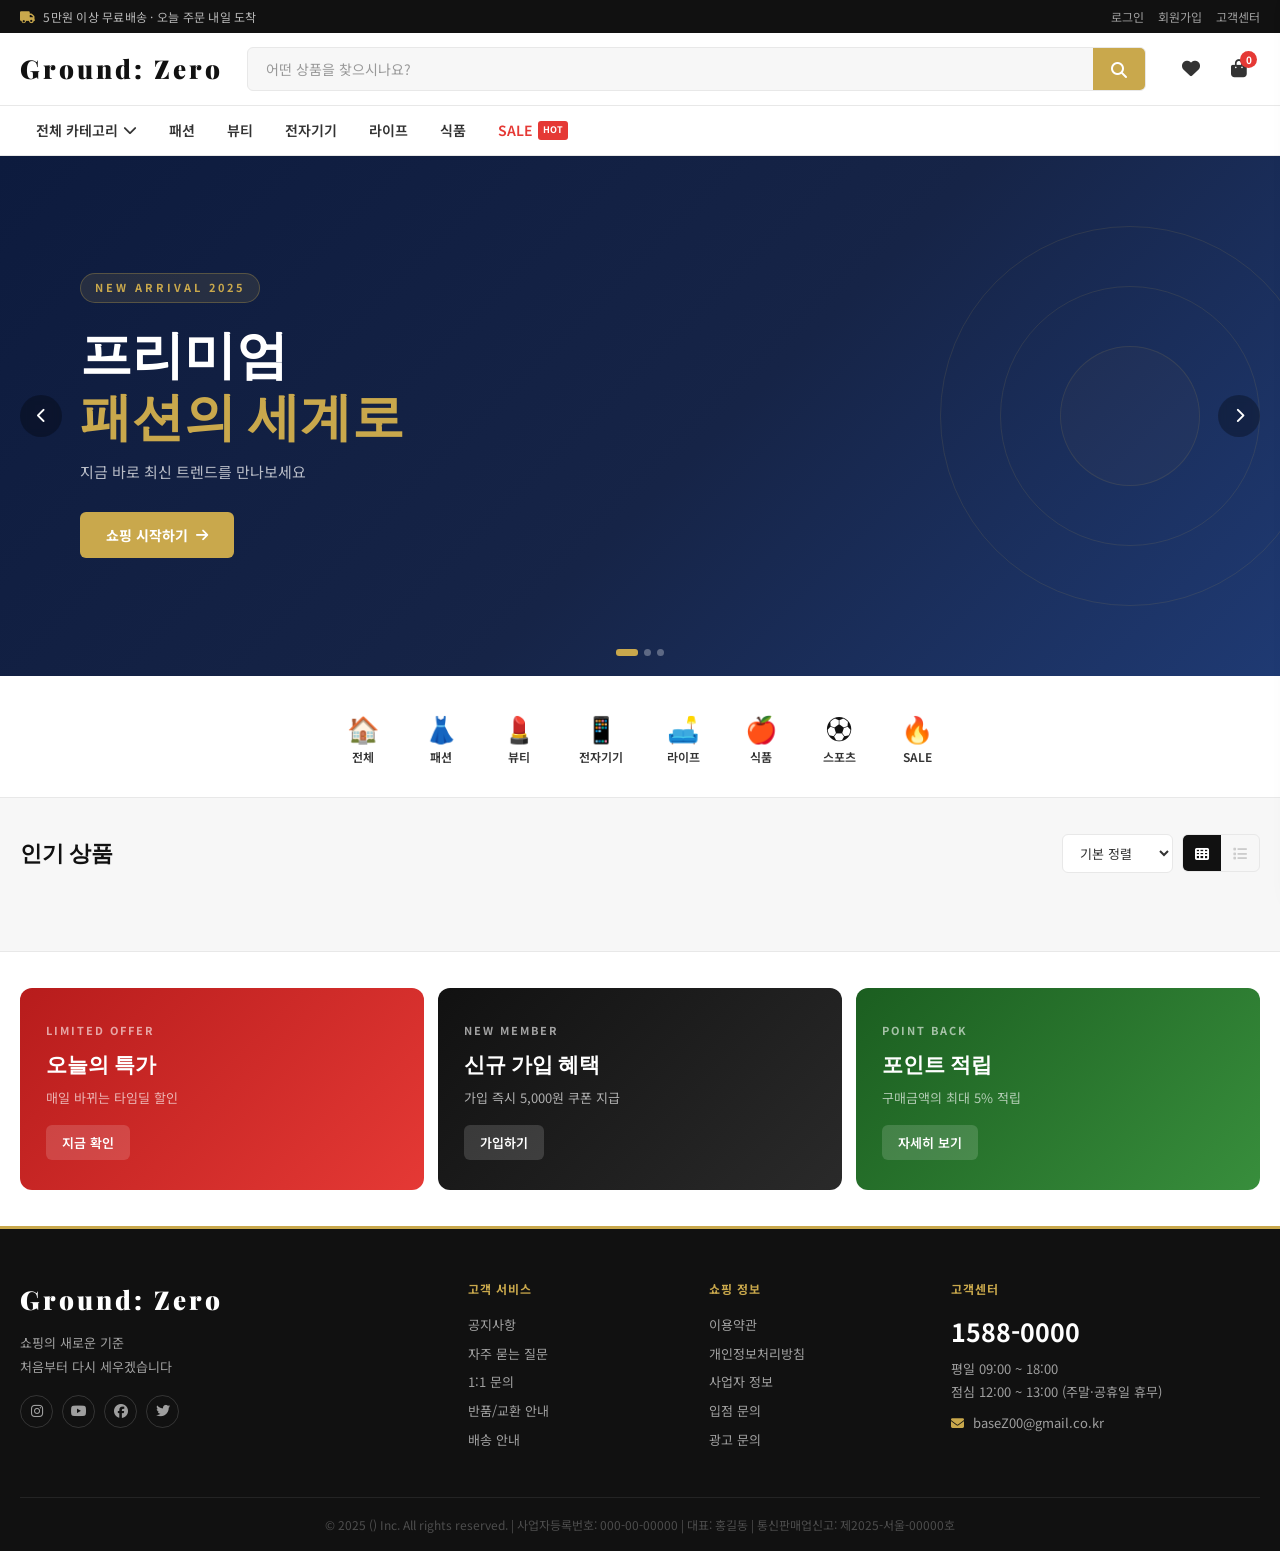
<file: mypage.html>
<!DOCTYPE html>
<html lang="ko" data-theme="light">

<head>
    <meta charset="UTF-8" />
    <meta name="viewport" content="width=device-width, initial-scale=1.0" />
    <title>마이페이지 — Ground: Zero</title>
    <link rel="stylesheet" href="main.css" />
    <link rel="stylesheet" href="mypage.css" />
    <link
        href="https://fonts.googleapis.com/css2?family=Playfair+Display:wght@400;700;900&family=Noto+Sans+KR:wght@300;400;500;700&display=swap"
        rel="stylesheet" />
    <link rel="stylesheet" href="https://cdnjs.cloudflare.com/ajax/libs/font-awesome/6.5.0/css/all.min.css" />
</head>

<body>

    <!-- HEADER -->
    <header id="mainHeader">
        <div class="header-top">
            <div class="container">
                <span class="header-notice"><i class="fa fa-truck"></i> 5만원 이상 무료배송 · 오늘 주문 내일 도착</span>
                <div class="header-top-links">
                    <a href="main.html">홈</a>
                    <a href="main.html" id="logoutLink" onclick="handleLogout()">로그아웃</a>
                    <a href="customer.html">고객센터</a>
                    <button class="dark-toggle" id="darkToggle" onclick="toggleDarkMode()" title="다크모드 전환">
                        <span class="toggle-track">
                            <span class="toggle-thumb"></span>
                            <i class="fa fa-sun toggle-icon sun-icon"></i>
                            <i class="fa fa-moon toggle-icon moon-icon"></i>
                        </span>
                        <span class="toggle-label" id="toggleLabel">다크</span>
                    </button>
                </div>
            </div>
        </div>
        <div class="header-main">
            <div class="container">
                <div class="logo" onclick="location.href='main.html'">Ground: Zero</div>
                <nav class="header-nav">
                    <a href="main.html">홈</a>
                    <a href="mypage.html" class="active">마이페이지</a>
                    <a href="notice.html">공지사항</a>
                    <a href="customer.html">고객센터</a>
                </nav>
                <div class="header-icons">
                    <a href="main.html" class="icon-btn" title="쇼핑 계속하기"><i class="fa fa-shopping-bag"></i></a>
                </div>
            </div>
        </div>
    </header>

    <!-- PAGE HERO -->
    <section class="mypage-hero">
        <div class="container">
            <div class="breadcrumb">
                <a href="main.html">홈</a>
                <i class="fa fa-chevron-right"></i>
                <span>마이페이지</span>
            </div>
            <div class="hero-profile">
                <div class="avatar" id="userAvatar">?</div>
                <div class="hero-info">
                    <p class="hero-greeting">안녕하세요 👋</p>
                    <h1 id="heroName">로딩 중...</h1>
                    <span class="hero-badge"><i class="fa fa-crown"></i> 일반 회원</span>
                </div>
            </div>
        </div>
        <div class="hero-deco">
            <div class="deco-circle dc1"></div>
            <div class="deco-circle dc2"></div>
        </div>
    </section>

    <!-- MAIN -->
    <main class="mypage-main">
        <div class="container">
            <div class="mypage-layout">

                <!-- 사이드바 -->
                <aside class="mypage-sidebar">
                    <div class="profile-card">
                        <div class="profile-avatar" id="sideAvatar">?</div>
                        <div class="profile-name" id="sideName">-</div>
                        <div class="profile-nick" id="sideNick">-</div>
                        <div class="profile-stats">
                            <div class="pstat">
                                <span class="pstat-num" id="statCart">0</span>
                                <span class="pstat-label">장바구니</span>
                            </div>
                            <div class="pstat-divider"></div>
                            <div class="pstat">
                                <span class="pstat-num" id="statWish">0</span>
                                <span class="pstat-label">찜</span>
                            </div>
                            <div class="pstat-divider"></div>
                            <div class="pstat">
                                <span class="pstat-num" id="statRecent">0</span>
                                <span class="pstat-label">최근 본</span>
                            </div>
                        </div>
                    </div>

                    <nav class="side-nav">
                        <a href="#section-cart" class="side-nav-item active" onclick="scrollTo('section-cart')">
                            <i class="fa fa-shopping-cart"></i> 장바구니
                        </a>
                        <a href="#section-orders" class="side-nav-item" onclick="scrollTo('section-orders')">
                            <i class="fa fa-box"></i> 주문내역
                        </a>
                        <a href="#section-wish" class="side-nav-item" onclick="scrollTo('section-wish')">
                            <i class="fa fa-heart"></i> 찜 목록
                        </a>
                        <a href="#section-recent" class="side-nav-item" onclick="scrollTo('section-recent')">
                            <i class="fa fa-clock"></i> 최근 본 상품
                        </a>
                        <a href="main.html" class="side-nav-item">
                            <i class="fa fa-store"></i> 쇼핑 계속하기
                        </a>
                    </nav>
                </aside>

                <!-- 콘텐츠 -->
                <div class="mypage-content">

                    <!-- 장바구니 -->
                    <section class="mp-section" id="section-cart">
                        <div class="mp-section-header">
                            <div class="mp-section-title">
                                <i class="fa fa-shopping-cart"></i>
                                <h2>장바구니</h2>
                                <span class="mp-count" id="cartCount">0</span>
                            </div>
                            <a href="main.html" class="mp-btn-outline">쇼핑 계속하기</a>
                        </div>
                        <div class="mp-list" id="cartList">
                            <div class="mp-empty">
                                <i class="fa fa-shopping-cart"></i>
                                <p>장바구니가 비어있어요</p>
                                <a href="main.html" class="mp-btn-fill">상품 보러가기</a>
                            </div>
                        </div>
                        <div class="cart-summary" id="cartSummary" style="display:none">
                            <div class="cart-total-row">
                                <span>총 결제금액</span>
                                <strong id="cartTotal">₩0</strong>
                            </div>
                            <button class="mp-btn-checkout" onclick="location.href='main.html'">
                                <i class="fa fa-credit-card"></i> 주문하기
                            </button>
                        </div>
                    </section>

                    <!-- 주문내역 -->
                    <section class="mp-section" id="section-orders">
                        <div class="mp-section-header">
                            <div class="mp-section-title">
                                <i class="fa fa-box"></i>
                                <h2>주문내역</h2>
                                <span class="mp-count" id="orderCount">0</span>
                            </div>
                        </div>
                        <div id="orderList">
                            <div class="mp-empty">
                                <i class="fa fa-box"></i>
                                <p>주문내역이 없어요</p>
                                <a href="main.html" class="mp-btn-fill">쇼핑하러 가기</a>
                            </div>
                        </div>
                    </section>

                    <!-- 찜 목록 -->
                    <section class="mp-section" id="section-wish">
                        <div class="mp-section-header">
                            <div class="mp-section-title">
                                <i class="fa fa-heart"></i>
                                <h2>찜 목록</h2>
                                <span class="mp-count" id="wishCount">0</span>
                            </div>
                        </div>
                        <div class="mp-grid" id="wishList">
                            <div class="mp-empty">
                                <i class="fa fa-heart"></i>
                                <p>찜한 상품이 없어요</p>
                                <a href="main.html" class="mp-btn-fill">상품 보러가기</a>
                            </div>
                        </div>
                    </section>

                    <!-- 최근 본 상품 -->
                    <section class="mp-section" id="section-recent">
                        <div class="mp-section-header">
                            <div class="mp-section-title">
                                <i class="fa fa-clock"></i>
                                <h2>최근 본 상품</h2>
                                <span class="mp-count" id="recentCount">0</span>
                            </div>
                            <button class="mp-btn-outline" onclick="clearRecent()">전체 삭제</button>
                        </div>
                        <div class="mp-grid" id="recentList">
                            <div class="mp-empty">
                                <i class="fa fa-clock"></i>
                                <p>최근 본 상품이 없어요</p>
                                <a href="main.html" class="mp-btn-fill">상품 보러가기</a>
                            </div>
                        </div>
                    </section>


                    <!-- 문의내역 -->
                    <section class="mp-section" id="section-inquiry">
                        <div class="mp-section-header">
                            <div class="mp-section-title">
                                <i class="fa fa-question-circle"></i>
                                <h2>1:1 문의내역</h2>
                                <span class="mp-count" id="inquiryCount">0</span>
                            </div>
                            <a href="customer.html" class="mp-btn-outline">문의하기</a>
                        </div>
                        <div id="inquiryList">
                            <div class="mp-empty">
                                <i class="fa fa-question-circle"></i>
                                <p>접수된 문의가 없습니다</p>
                                <a href="customer.html" class="mp-btn-fill">문의하기</a>
                            </div>
                        </div>
                    </section>

                </div>
            </div>
        </div>
    </main>

    <!-- FOOTER -->
    <footer>
        <div class="container">
            <div class="footer-grid">
                <div class="footer-brand">
                    <div class="logo">Ground: Zero</div>
                    <p>쇼핑의 새로운 기준<br />처음부터 다시 세우겠습니다</p>
                    <div class="social-links">
                        <a href="#"><i class="fab fa-instagram"></i></a>
                        <a href="#"><i class="fab fa-youtube"></i></a>
                        <a href="#"><i class="fab fa-facebook"></i></a>
                        <a href="#"><i class="fab fa-twitter"></i></a>
                    </div>
                </div>
                <div class="footer-links">
                    <h4>고객 서비스</h4>
                    <a href="notice.html">공지사항</a>
                    <a href="customer.html">자주 묻는 질문</a>
                    <a href="customer.html">1:1 문의</a>
                </div>
                <div class="footer-links">
                    <h4>쇼핑 정보</h4>
                    <a href="#">이용약관</a>
                    <a href="#">개인정보처리방침</a>
                    <a href="#">사업자 정보</a>
                </div>
                <div class="footer-contact">
                    <h4>고객센터</h4>
                    <div class="cs-number">1588-0000</div>
                    <p>평일 09:00 ~ 18:00<br />점심 12:00 ~ 13:00</p>
                    <div class="cs-email"><i class="fa fa-envelope"></i> baseZ00@gmail.co.kr</div>
                </div>
            </div>
            <div class="footer-bottom">
                <p>© 2025 Ground: Zero Inc. All rights reserved.</p>
            </div>
        </div>
    </footer>

    <div class="toast-wrap" id="toastWrap"></div>
    <script src="mypage.js"></script>
</body>

</html>
</file>
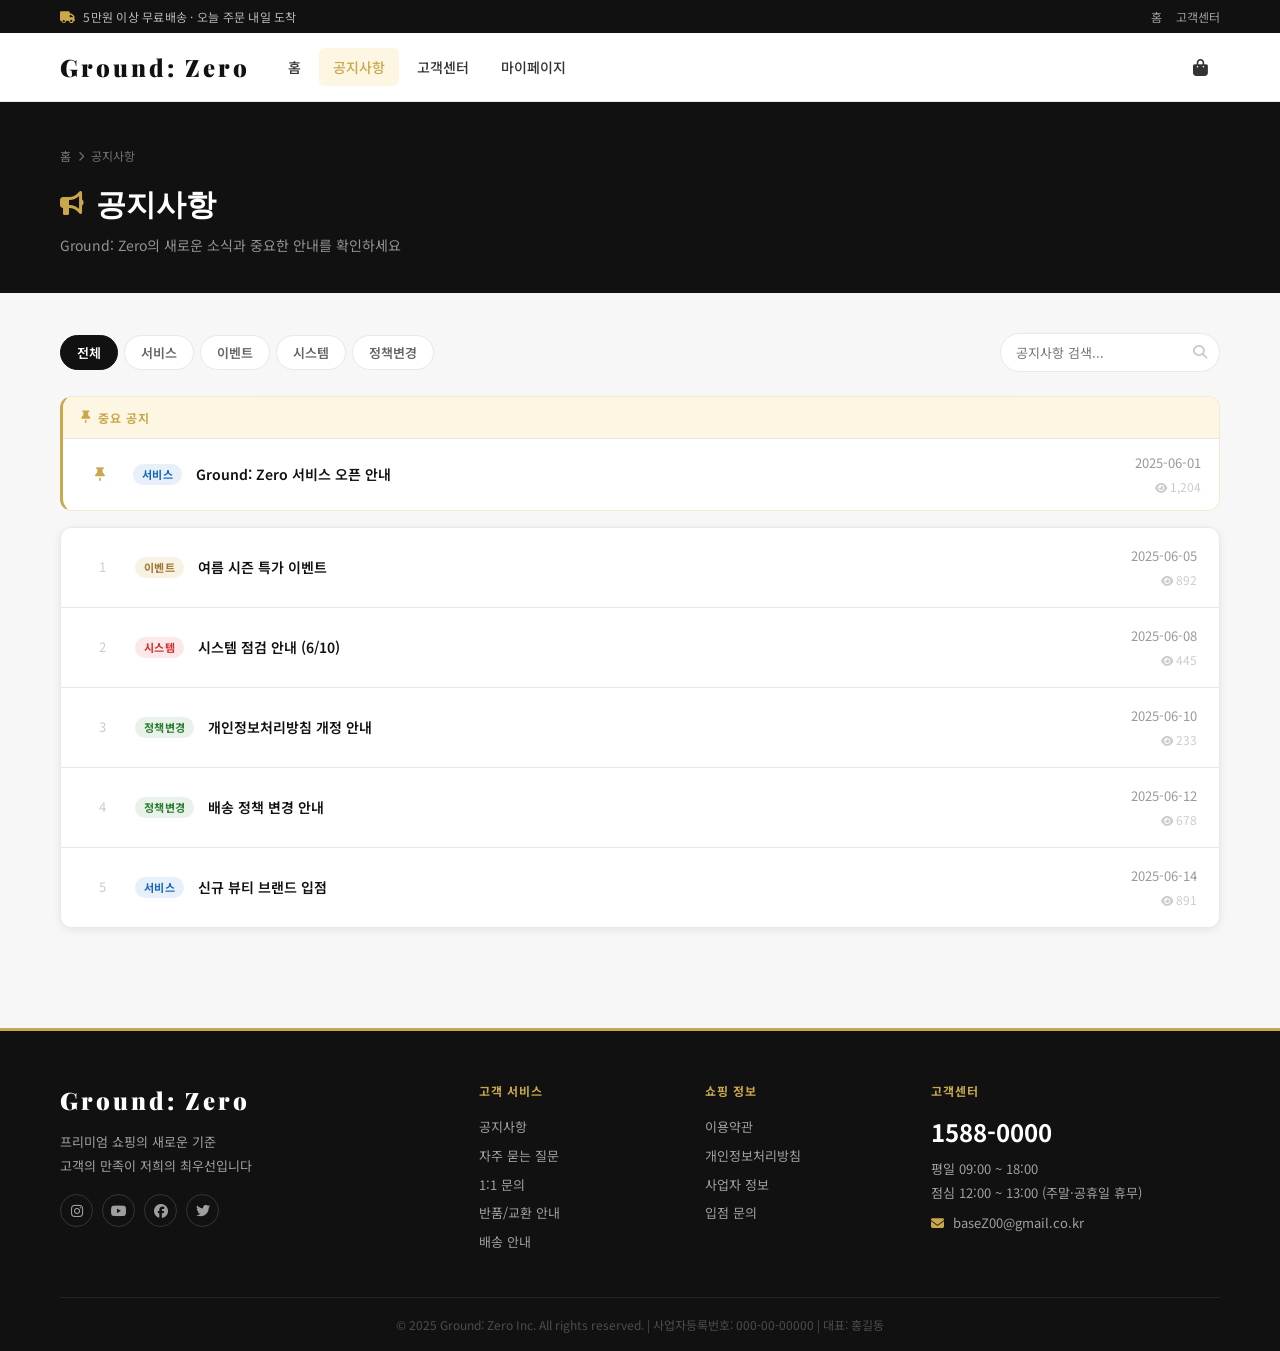
<file: notice.html>
<!DOCTYPE html>
<html lang="ko">

<head>
    <meta charset="UTF-8" />
    <meta name="viewport" content="width=device-width, initial-scale=1.0" />
    <title>공지사항 — Ground: Zero</title>
    <link rel="stylesheet" href="main.css" />
    <link rel="stylesheet" href="notice.css" />
    <link
        href="https://fonts.googleapis.com/css2?family=Playfair+Display:wght@400;700;900&family=Noto+Sans+KR:wght@300;400;500;700&display=swap"
        rel="stylesheet" />
    <link rel="stylesheet" href="https://cdnjs.cloudflare.com/ajax/libs/font-awesome/6.5.0/css/all.min.css" />
</head>

<body>

    <!-- HEADER -->
    <header id="mainHeader">
        <div class="header-top">
            <div class="container">
                <span class="header-notice"><i class="fa fa-truck"></i> 5만원 이상 무료배송 · 오늘 주문 내일 도착</span>
                <div class="header-top-links">
                    <a href="main.html">홈</a>
                    <a href="customer.html">고객센터</a>
                </div>
            </div>
        </div>
        <div class="header-main">
            <div class="container">
                <div class="logo" onclick="location.href='main.html'">Ground: Zero</div>
                <nav class="header-nav">
                    <a href="main.html">홈</a>
                    <a href="notice.html" class="active">공지사항</a>
                    <a href="customer.html">고객센터</a>
                    <a href="mypage.html">마이페이지</a>
                </nav>
                <div class="header-icons">
                    <a href="main.html" class="icon-btn" title="쇼핑 계속하기"><i class="fa fa-shopping-bag"></i></a>
                </div>
            </div>
        </div>
    </header>

    <!-- PAGE HERO -->
    <section class="page-hero">
        <div class="container">
            <div class="breadcrumb">
                <a href="main.html">홈</a>
                <i class="fa fa-chevron-right"></i>
                <span>공지사항</span>
            </div>
            <h1><i class="fa fa-bullhorn"></i> 공지사항</h1>
            <p>Ground: Zero의 새로운 소식과 중요한 안내를 확인하세요</p>
        </div>
    </section>

    <!-- 공지사항 메인 -->
    <main class="notice-main">
        <div class="container">

            <!-- 검색 & 필터 -->
            <div class="notice-toolbar">
                <div class="notice-tabs" id="noticeTabs">
                    <button class="tab-btn active" onclick="filterNotice('all', this)">전체</button>
                    <button class="tab-btn" onclick="filterNotice('service', this)">서비스</button>
                    <button class="tab-btn" onclick="filterNotice('event', this)">이벤트</button>
                    <button class="tab-btn" onclick="filterNotice('system', this)">시스템</button>
                    <button class="tab-btn" onclick="filterNotice('policy', this)">정책변경</button>
                </div>
                <div class="notice-search">
                    <input type="text" id="noticeSearch" placeholder="공지사항 검색..." oninput="searchNotice(this.value)" />
                    <i class="fa fa-search"></i>
                </div>
            </div>

            <!-- 고정 공지 -->
            <div class="notice-pinned" id="noticePinned" style="display:none">
                <div class="pinned-label"><i class="fa fa-thumbtack"></i> 중요 공지</div>
                <div id="pinnedList"></div>
            </div>

            <!-- 공지 목록 -->
            <div class="notice-list" id="noticeList">
                <div style="text-align:center;padding:60px 20px;color:#999">
                    <i class="fa fa-spinner fa-spin" style="font-size:28px;display:block;margin-bottom:12px"></i>
                    불러오는 중...
                </div>
            </div>

            <!-- 페이지네이션 -->
            <div class="pagination" id="pagination"></div>

        </div>
    </main>

    <!-- 상세 모달 -->
    <div class="modal-overlay" id="noticeModal">
        <div class="modal">
            <div class="modal-header">
                <div>
                    <span class="modal-cat" id="modalCat"></span>
                    <h2 id="modalTitle"></h2>
                    <div class="modal-meta">
                        <span id="modalDate"></span>
                        <span class="sep">·</span>
                        <span id="modalViews"></span>
                    </div>
                </div>
                <button class="modal-close" onclick="closeNoticeModal()"><i class="fa fa-times"></i></button>
            </div>
            <div class="modal-body" id="modalBody"></div>
            <div class="modal-footer">
                <button class="btn-prev" id="btnPrev" onclick="navigateNotice(-1)"><i class="fa fa-chevron-left"></i>
                    이전글</button>
                <button class="btn-list" onclick="closeNoticeModal()"><i class="fa fa-list"></i> 목록</button>
                <button class="btn-next" id="btnNext" onclick="navigateNotice(1)">다음글 <i
                        class="fa fa-chevron-right"></i></button>
            </div>
        </div>
    </div>

    <!-- FOOTER -->
    <footer>
        <div class="container">
            <div class="footer-grid">
                <div class="footer-brand">
                    <div class="logo">Ground: Zero</div>
                    <p>프리미엄 쇼핑의 새로운 기준<br />고객의 만족이 저희의 최우선입니다</p>
                    <div class="social-links">
                        <a href="#"><i class="fab fa-instagram"></i></a>
                        <a href="#"><i class="fab fa-youtube"></i></a>
                        <a href="#"><i class="fab fa-facebook"></i></a>
                        <a href="#"><i class="fab fa-twitter"></i></a>
                    </div>
                </div>
                <div class="footer-links">
                    <h4>고객 서비스</h4>
                    <a href="notice.html">공지사항</a>
                    <a href="customer.html">자주 묻는 질문</a>
                    <a href="customer.html">1:1 문의</a>
                    <a href="customer.html">반품/교환 안내</a>
                    <a href="customer.html">배송 안내</a>
                </div>
                <div class="footer-links">
                    <h4>쇼핑 정보</h4>
                    <a href="#">이용약관</a>
                    <a href="#">개인정보처리방침</a>
                    <a href="#">사업자 정보</a>
                    <a href="#">입점 문의</a>
                </div>
                <div class="footer-contact">
                    <h4>고객센터</h4>
                    <div class="cs-number">1588-0000</div>
                    <p>평일 09:00 ~ 18:00<br />점심 12:00 ~ 13:00 (주말·공휴일 휴무)</p>
                    <div class="cs-email"><i class="fa fa-envelope"></i> baseZ00@gmail.co.kr</div>
                </div>
            </div>
            <div class="footer-bottom">
                <p>© 2025 Ground: Zero Inc. All rights reserved. | 사업자등록번호: 000-00-00000 | 대표: 홍길동</p>
            </div>
        </div>
    </footer>

    <div class="toast-wrap" id="toastWrap"></div>
    <script src="notice.js"></script>
</body>

</html>
</file>
<file: main.css>
/* ============================================
   Ground: Zero — main.css
   쇼핑몰 스타일: 흰 배경 + 골드 포인트
   다크모드 없음
   ============================================ */

:root {
  --accent:      #c9a84c;
  --accent-lt:   #e8c97a;
  --accent-dim:  #fdf6e3;
  --black:       #111111;
  --gray-dark:   #333333;
  --gray:        #666666;
  --gray-light:  #999999;
  --gray-pale:   #cccccc;
  --border:      #e8e8e8;
  --bg:          #ffffff;
  --bg-soft:     #f7f7f7;
  --red:         #e53935;
  --green:       #2e7d32;
  --blue:        #1565c0;
  --radius:      6px;
  --radius-sm:   4px;
  --radius-lg:   12px;
  --transition:  all 0.18s ease;
  --shadow:      0 2px 8px rgba(0,0,0,0.08);
  --shadow-lg:   0 4px 24px rgba(0,0,0,0.12);
  /* 하위 호환 */
  --navy:        var(--black);
  --navy-mid:    #222;
  --navy-light:  #333;
  --cream:       #fff;
  --cream-dark:  var(--bg-soft);
  --beige:       var(--bg-soft);
  --text-main:   var(--black);
  --text-sub:    var(--gray);
  --text-muted:  var(--gray-light);
  --text-logo:   var(--black);
  --bg-header:   var(--black);
  --bg-header2:  #1a1a1a;
  --bg-main:     var(--bg-soft);
  --bg-qcat:     var(--bg);
  --bg-cart:     var(--bg);
  --bg-event:    var(--bg);
  --bg-nav:      var(--bg);
  --bg-card:     var(--bg);
  --bg-input:    var(--bg);
  --bg-modal:    var(--bg);
  --bg-suggest:  var(--bg);
  --bg-terms:    var(--bg-soft);
  --bg-page:     var(--bg);
  --text-on-header: rgba(255,255,255,0.85);
  --text-nav:    var(--gray-dark);
  --text-footer: rgba(255,255,255,0.65);
  --border-card: var(--border);
  --border-nav:  var(--border);
}

/* ── 리셋 ── */
*, *::before, *::after { box-sizing: border-box; margin: 0; padding: 0; }
html { scroll-behavior: smooth; }
body {
  font-family: 'Noto Sans KR', sans-serif;
  background: var(--bg);
  color: var(--black);
  line-height: 1.6;
  overflow-x: hidden;
  font-size: 14px;
}
a { text-decoration: none; color: inherit; }
button { cursor: pointer; border: none; background: none; font-family: inherit; font-size: inherit; }
input, select, textarea { font-family: inherit; font-size: inherit; }
ul { list-style: none; }
img { max-width: 100%; display: block; }
.container { max-width: 1280px; margin: 0 auto; padding: 0 20px; }

/* ══════════════════════════════════════════
   HEADER
══════════════════════════════════════════ */
#mainHeader {
  position: sticky; top: 0; z-index: 900;
  background: #fff;
  border-bottom: 1px solid var(--border);
  box-shadow: 0 1px 4px rgba(0,0,0,0.06);
  transition: box-shadow 0.2s;
}
.header-top { background: var(--black); padding: 7px 0; }
.header-top .container { display: flex; justify-content: space-between; align-items: center; }
.header-notice { font-size: 12px; color: rgba(255,255,255,0.7); letter-spacing: 0.02em; }
.header-notice i { margin-right: 5px; color: var(--accent); }
.header-top-links { display: flex; gap: 14px; align-items: center; }
.header-top-links a { color: rgba(255,255,255,0.6); font-size: 12px; transition: var(--transition); }
.header-top-links a:hover { color: var(--accent); }

/* 다크모드 토글 완전 숨김 */
.dark-toggle { display: none !important; }

.header-main { padding: 14px 0; }
.header-main .container { display: flex; align-items: center; gap: 24px; }
.logo {
  font-family: 'Playfair Display', serif;
  font-size: 26px; font-weight: 900;
  color: var(--black); letter-spacing: 3px;
  cursor: pointer; flex-shrink: 0;
}

/* 검색 */
.search-wrap { flex: 1; position: relative; }
.search-box {
  display: flex;
  background: var(--bg-soft);
  border: 1.5px solid var(--border);
  border-radius: var(--radius);
  overflow: hidden; transition: var(--transition);
}
.search-box:focus-within {
  border-color: var(--accent); background: #fff;
  box-shadow: 0 0 0 3px rgba(201,168,76,0.1);
}
.search-box input {
  flex: 1; background: none; border: none;
  padding: 11px 18px; color: var(--black);
  font-size: 14px; outline: none;
}
.search-box input::placeholder { color: var(--gray-light); }
.search-box button {
  padding: 0 18px; background: var(--accent);
  color: #fff; font-size: 16px;
  transition: var(--transition); flex-shrink: 0;
}
.search-box button:hover { background: #b8943e; }

.search-suggest {
  position: absolute; top: calc(100% + 4px);
  left: 0; right: 0; background: #fff;
  border-radius: var(--radius); box-shadow: var(--shadow-lg);
  overflow: hidden; display: none; z-index: 100;
  border: 1px solid var(--border);
}
.search-suggest.show { display: block; }
.suggest-item {
  padding: 11px 18px; cursor: pointer;
  font-size: 14px; color: var(--gray-dark);
  border-bottom: 1px solid var(--border); transition: var(--transition);
}
.suggest-item:last-child { border-bottom: none; }
.suggest-item:hover { background: var(--bg-soft); }
.suggest-item i { color: var(--gray-pale); margin-right: 10px; }

.header-icons { display: flex; gap: 6px; }
.icon-btn {
  position: relative; width: 42px; height: 42px;
  border-radius: var(--radius); color: var(--gray-dark);
  font-size: 18px; display: flex; align-items: center; justify-content: center;
  transition: var(--transition);
}
.icon-btn:hover { background: var(--bg-soft); color: var(--accent); }
.badge {
  position: absolute; top: 3px; right: 3px;
  background: var(--red); color: #fff;
  font-size: 10px; font-weight: 700;
  width: 17px; height: 17px; border-radius: 50%;
  display: flex; align-items: center; justify-content: center;
}

/* NAV */
#mainNav { background: #fff; border-top: 1px solid var(--border); }
#mainNav .container { display: flex; }
.nav-list { display: flex; align-items: stretch; }
.nav-list li { position: relative; }
.nav-list li a {
  display: flex; align-items: center; gap: 5px;
  padding: 13px 16px; color: var(--gray-dark);
  font-size: 14px; font-weight: 600;
  transition: var(--transition); white-space: nowrap;
}
.nav-list li a:hover { color: var(--accent); }
.nav-sale a { color: var(--red) !important; font-weight: 700; }
.sale-badge {
  background: var(--red); color: #fff;
  font-size: 9px; font-weight: 700;
  padding: 2px 5px; border-radius: 3px;
  animation: pulse 2s infinite;
}
@keyframes pulse { 0%,100%{opacity:1} 50%{opacity:0.6} }

.mega-dropdown {
  position: absolute; top: 100%; left: 0;
  background: #fff; border-radius: 0 0 var(--radius-lg) var(--radius-lg);
  box-shadow: var(--shadow-lg); display: none;
  grid-template-columns: repeat(4,1fr);
  min-width: 520px; z-index: 200;
  border: 1px solid var(--border); border-top: 2px solid var(--accent);
}
.has-dropdown:hover .mega-dropdown { display: grid; }
.mega-col { padding: 18px 20px; border-right: 1px solid var(--border); }
.mega-col:last-child { border: none; }
.mega-col h4 {
  font-size: 11px; font-weight: 700; color: var(--accent);
  letter-spacing: 1px; text-transform: uppercase; margin-bottom: 10px;
}
.mega-col a { display: block; font-size: 13px; color: var(--gray); padding: 4px 0; transition: var(--transition); }
.mega-col a:hover { color: var(--black); padding-left: 5px; }

/* ══════════════════════════════════════════
   장바구니
══════════════════════════════════════════ */
.cart-overlay {
  position: fixed; inset: 0; background: rgba(0,0,0,0.35);
  z-index: 1000; display: none; opacity: 0; transition: opacity 0.2s;
}
.cart-overlay.show { display: block; opacity: 1; }
.cart-panel {
  position: fixed; right: -420px; top: 0; bottom: 0; width: 400px;
  background: #fff; z-index: 1001;
  transition: right 0.3s cubic-bezier(0.4,0,0.2,1);
  display: flex; flex-direction: column;
  box-shadow: -4px 0 24px rgba(0,0,0,0.1);
}
.cart-panel.open { right: 0; }
.cart-header {
  display: flex; justify-content: space-between; align-items: center;
  padding: 20px 22px; border-bottom: 1px solid var(--border);
  background: var(--black);
}
.cart-header h3 { font-size: 16px; font-weight: 700; color: #fff; }
.cart-header button { font-size: 18px; color: rgba(255,255,255,0.6); }
.cart-header button:hover { color: #fff; }
.cart-items { flex: 1; overflow-y: auto; padding: 14px; }
.cart-empty {
  text-align: center; padding: 60px 20px;
  color: var(--gray-light); font-size: 14px; line-height: 2.2;
}
.cart-item {
  display: flex; gap: 12px;
  padding: 14px 0; border-bottom: 1px solid var(--border);
}
.cart-item-img {
  width: 66px; height: 66px; border-radius: var(--radius);
  background: var(--bg-soft); font-size: 30px;
  display: flex; align-items: center; justify-content: center;
  flex-shrink: 0; border: 1px solid var(--border);
}
.cart-item-info { flex: 1; }
.cart-item-name { font-size: 13px; font-weight: 500; color: var(--black); margin-bottom: 3px; }
.cart-item-price { font-size: 14px; font-weight: 700; color: var(--black); }
.cart-item-qty { font-size: 12px; color: var(--gray-light); }
.cart-item-remove { color: var(--gray-pale); font-size: 14px; }
.cart-item-remove:hover { color: var(--red); }
.cart-footer { padding: 16px 22px; border-top: 1px solid var(--border); background: var(--bg-soft); }
.cart-total {
  display: flex; justify-content: space-between; align-items: center;
  margin-bottom: 13px; font-size: 14px; color: var(--gray-dark);
}
.cart-total strong { font-size: 20px; font-weight: 700; color: var(--black); }

/* ══════════════════════════════════════════
   HERO
══════════════════════════════════════════ */
.hero { position: relative; height: 520px; overflow: hidden; }
.hero-slides { height: 100%; }
.hero-slide {
  position: absolute; inset: 0;
  display: flex; align-items: center;
  opacity: 0; transition: opacity 0.7s ease;
}
.hero-slide.active { opacity: 1; z-index: 1; }
.hero-content { position: relative; z-index: 2; padding: 0 80px; max-width: 600px; }
.hero-sub {
  display: inline-block; font-size: 11px; font-weight: 700;
  letter-spacing: 3px; color: var(--accent);
  background: rgba(201,168,76,0.12); border: 1px solid rgba(201,168,76,0.3);
  padding: 5px 14px; border-radius: 50px; margin-bottom: 18px;
}
.hero-content h1 {
  font-family: 'Playfair Display', serif;
  font-size: clamp(30px, 4.5vw, 52px);
  color: #fff; line-height: 1.2; margin-bottom: 14px;
}
.hero-content h1 em { color: var(--accent); font-style: normal; }
.hero-content p { color: rgba(255,255,255,0.7); font-size: 15px; margin-bottom: 28px; }
.hero-btn {
  display: inline-flex; align-items: center; gap: 8px;
  background: var(--accent); color: #fff;
  font-weight: 700; font-size: 14px;
  padding: 13px 26px; border-radius: var(--radius);
  transition: var(--transition);
}
.hero-btn:hover { background: #b8943e; transform: translateY(-2px); }
.hero-btn i { transition: transform 0.2s; }
.hero-btn:hover i { transform: translateX(3px); }
.hero-deco { position: absolute; right: -40px; top: 50%; transform: translateY(-50%); }
.deco-circle { position: absolute; border-radius: 50%; border: 1px solid rgba(201,168,76,0.12); }
.c1 { width: 380px; height: 380px; top: -190px; right: 0; }
.c2 { width: 260px; height: 260px; top: -130px; right: 60px; animation: rotate 20s linear infinite; }
.c3 { width: 140px; height: 140px; top: -70px; right: 120px; background: rgba(201,168,76,0.03); }
@keyframes rotate { from{transform:rotate(0)} to{transform:rotate(360deg)} }
.hero-dots {
  position: absolute; bottom: 20px; left: 50%; transform: translateX(-50%);
  display: flex; gap: 6px; z-index: 10;
}
.dot { width: 7px; height: 7px; border-radius: 50%; background: rgba(255,255,255,0.3); cursor: pointer; transition: var(--transition); }
.dot.active { background: var(--accent); width: 22px; border-radius: 3px; }
.hero-arrow {
  position: absolute; top: 50%; transform: translateY(-50%); z-index: 10;
  width: 42px; height: 42px; border-radius: 50%;
  background: rgba(0,0,0,0.3); color: #fff; font-size: 15px;
  display: flex; align-items: center; justify-content: center;
  transition: var(--transition); backdrop-filter: blur(4px);
}
.hero-arrow:hover { background: var(--accent); }
.hero-arrow.left { left: 20px; }
.hero-arrow.right { right: 20px; }

/* ══════════════════════════════════════════
   빠른 카테고리
══════════════════════════════════════════ */
.quick-cats { padding: 26px 0 18px; background: #fff; border-bottom: 1px solid var(--border); }
.qcat-grid { display: flex; justify-content: center; gap: 8px; flex-wrap: wrap; }
.qcat-item {
  display: flex; flex-direction: column; align-items: center;
  gap: 6px; padding: 12px 16px; border-radius: var(--radius-lg);
  cursor: pointer; transition: var(--transition); min-width: 70px;
  border: 1px solid transparent;
}
.qcat-item:hover {
  background: var(--accent-dim); border-color: rgba(201,168,76,0.2);
  transform: translateY(-3px);
}
.qcat-icon { font-size: 26px; line-height: 1; }
.qcat-item span { font-size: 12px; font-weight: 600; color: var(--gray-dark); }

/* ══════════════════════════════════════════
   MAIN CONTENT
══════════════════════════════════════════ */
.main-content { padding: 36px 0 56px; background: var(--bg-soft); }
.section-header {
  display: flex; justify-content: space-between; align-items: flex-end;
  margin-bottom: 22px;
}
.section-header h2 {
  font-family: 'Playfair Display', serif;
  font-size: 22px; font-weight: 700; color: var(--black);
}
.product-count { display: block; font-size: 13px; color: var(--gray-light); margin-top: 3px; }
.filter-bar { display: flex; gap: 9px; align-items: center; }
#sortSelect {
  padding: 8px 13px; border: 1px solid var(--border);
  border-radius: var(--radius); font-size: 13px;
  color: var(--gray-dark); background: #fff;
  cursor: pointer; outline: none; transition: var(--transition);
}
#sortSelect:focus { border-color: var(--accent); }
.view-toggle { display: flex; border: 1px solid var(--border); border-radius: var(--radius); overflow: hidden; }
.view-toggle button { padding: 8px 12px; font-size: 14px; color: var(--gray-pale); transition: var(--transition); }
.view-toggle button.active { background: var(--black); color: #fff; }

/* 상품 그리드 */
.product-grid {
  display: grid;
  grid-template-columns: repeat(auto-fill, minmax(218px, 1fr));
  gap: 14px;
}
.product-grid.list-view { grid-template-columns: 1fr; }

.product-card {
  background: #fff; border-radius: var(--radius-lg);
  overflow: hidden; border: 1px solid var(--border);
  transition: var(--transition); cursor: pointer;
  position: relative; animation: fadeInUp 0.35s ease both;
}
@keyframes fadeInUp {
  from { opacity: 0; transform: translateY(12px); }
  to   { opacity: 1; transform: translateY(0); }
}
.product-card:hover { transform: translateY(-4px); box-shadow: var(--shadow-lg); border-color: rgba(201,168,76,0.25); }

.product-img {
  height: 200px; background: var(--bg-soft);
  display: flex; align-items: center; justify-content: center;
  font-size: 70px; position: relative; overflow: hidden;
}
.product-badges {
  position: absolute; top: 9px; left: 9px;
  display: flex; flex-direction: column; gap: 3px; z-index: 2;
}
.badge-tag {
  font-size: 10px; font-weight: 700;
  padding: 2px 7px; border-radius: 3px;
}
.badge-new  { background: var(--black); color: #fff; }
.badge-hot  { background: var(--red); color: #fff; }
.badge-sale { background: var(--accent); color: #fff; }
.wish-btn {
  position: absolute; top: 9px; right: 9px;
  width: 32px; height: 32px; border-radius: 50%;
  background: #fff; box-shadow: 0 2px 6px rgba(0,0,0,0.1);
  display: flex; align-items: center; justify-content: center;
  font-size: 14px; color: var(--gray-pale);
  z-index: 2; transition: var(--transition);
}
.wish-btn:hover, .wish-btn.active { color: var(--red); transform: scale(1.1); }

.product-info { padding: 13px; }
.product-cat {
  font-size: 11px; font-weight: 600;
  letter-spacing: 0.5px; color: var(--gray-light);
  text-transform: uppercase; margin-bottom: 4px;
}
.product-name {
  font-size: 14px; font-weight: 500; color: var(--black);
  margin-bottom: 7px; line-height: 1.4;
  display: -webkit-box; -webkit-line-clamp: 2; -webkit-box-orient: vertical; overflow: hidden;
}
.product-rating { display: flex; align-items: center; gap: 5px; margin-bottom: 7px; }
.stars { color: var(--accent); font-size: 11px; }
.rating-num { font-size: 12px; color: var(--gray-light); }
.product-price-wrap { display: flex; align-items: baseline; gap: 6px; }
.product-price { font-size: 17px; font-weight: 700; color: var(--black); }
.product-original { font-size: 12px; color: var(--gray-pale); text-decoration: line-through; }
.product-discount { font-size: 13px; font-weight: 700; color: var(--red); }

.product-card-footer { padding: 0 13px 13px; display: flex; gap: 6px; }
.btn-cart {
  flex: 1; background: var(--black); color: #fff;
  font-size: 13px; font-weight: 600; padding: 9px;
  border-radius: var(--radius); transition: var(--transition);
}
.btn-cart:hover { background: var(--accent); }
.btn-wish-add {
  width: 37px; border: 1px solid var(--border);
  border-radius: var(--radius); color: var(--gray-pale);
  font-size: 14px; transition: var(--transition);
}
.btn-wish-add:hover { border-color: var(--red); color: var(--red); }

.product-grid.list-view .product-card { display: flex; flex-direction: row; }
.product-grid.list-view .product-img { width: 180px; height: 160px; flex-shrink: 0; font-size: 54px; }
.product-grid.list-view .product-info { flex: 1; padding: 18px; }
.product-grid.list-view .product-name { font-size: 15px; -webkit-line-clamp: 1; }
.product-grid.list-view .product-card-footer { padding: 0 18px 18px; }

.no-result { text-align: center; padding: 70px 20px; color: var(--gray-light); font-size: 15px; }
.no-result i { font-size: 44px; margin-bottom: 14px; display: block; }

/* ══════════════════════════════════════════
   이벤트 배너
══════════════════════════════════════════ */
.event-banner { padding: 36px 0; background: #fff; border-top: 1px solid var(--border); }
.event-grid { display: grid; grid-template-columns: repeat(3,1fr); gap: 14px; }
.event-card {
  padding: 30px 26px; border-radius: var(--radius-lg);
  cursor: pointer; transition: var(--transition); overflow: hidden;
}
.event-card:hover { transform: translateY(-3px); box-shadow: var(--shadow-lg); }
.ev1 { background: linear-gradient(135deg, #b71c1c, #e53935); }
.ev2 { background: linear-gradient(135deg, #111, #2a2a2a); }
.ev3 { background: linear-gradient(135deg, #1b5e20, #388e3c); }
.ev-sub { font-size: 11px; font-weight: 700; letter-spacing: 2px; color: rgba(255,255,255,0.6); }
.event-card h3 { font-family: 'Playfair Display', serif; font-size: 21px; color: #fff; margin: 7px 0; }
.event-card p { font-size: 13px; color: rgba(255,255,255,0.65); margin-bottom: 16px; }
.event-card button {
  background: rgba(255,255,255,0.15); color: #fff;
  font-size: 13px; font-weight: 600;
  padding: 8px 16px; border-radius: var(--radius);
  transition: var(--transition);
}
.event-card button:hover { background: rgba(255,255,255,0.28); }

/* ══════════════════════════════════════════
   MODALS
══════════════════════════════════════════ */
.modal-overlay {
  position: fixed; inset: 0; background: rgba(0,0,0,0.45);
  z-index: 2000; display: none; align-items: center; justify-content: center;
  padding: 20px; backdrop-filter: blur(3px);
}
.modal-overlay.show { display: flex; }
.modal {
  background: #fff; border-radius: var(--radius-lg);
  width: 100%; max-width: 420px;
  max-height: 90vh; overflow-y: auto;
  position: relative; animation: modalIn 0.28s cubic-bezier(0.34,1.56,0.64,1);
  box-shadow: 0 20px 60px rgba(0,0,0,0.2);
}
.modal-lg      { max-width: 560px; }
.modal-product { max-width: 760px; }
@keyframes modalIn {
  from { opacity: 0; transform: scale(0.92) translateY(14px); }
  to   { opacity: 1; transform: scale(1) translateY(0); }
}
.modal-close {
  position: absolute; top: 14px; right: 14px;
  width: 32px; height: 32px; border-radius: 50%;
  background: var(--bg-soft); color: var(--gray); font-size: 13px;
  display: flex; align-items: center; justify-content: center;
  transition: var(--transition); z-index: 10;
}
.modal-close:hover { background: var(--red); color: #fff; }
.modal-title {
  font-family: 'Playfair Display', serif;
  font-size: 21px; font-weight: 700;
  text-align: center; padding: 26px 26px 0; color: var(--black);
}
.modal-body { padding: 20px 26px 26px; }

.form-group { margin-bottom: 14px; }
.form-group label { display: block; font-size: 13px; font-weight: 600; color: var(--gray-dark); margin-bottom: 5px; }
.req { color: var(--red); }
.form-group input, .form-group select {
  width: 100%; padding: 10px 13px;
  border: 1px solid var(--border); border-radius: var(--radius);
  font-size: 14px; color: var(--black); background: #fff;
  transition: var(--transition); outline: none;
}
.form-group input:focus { border-color: var(--accent); box-shadow: 0 0 0 3px rgba(201,168,76,0.1); }
.form-row { display: grid; grid-template-columns: 1fr 1fr; gap: 13px; }
.input-with-btn { display: flex; gap: 7px; }
.input-with-btn input { flex: 1; }
.btn-inline {
  padding: 0 13px; background: var(--black); color: #fff;
  font-size: 13px; font-weight: 600; border-radius: var(--radius);
  white-space: nowrap; transition: var(--transition);
}
.btn-inline:hover { background: var(--accent); }
.form-options {
  display: flex; justify-content: space-between; align-items: center;
  margin-bottom: 16px; font-size: 13px; color: var(--gray);
}
.form-options label { display: flex; align-items: center; gap: 6px; }
.form-options a { color: var(--accent); }
.hint { font-size: 12px; color: var(--gray-light); display: block; margin-top: 4px; }
.hint-text { font-size: 14px; color: var(--gray); margin-bottom: 16px; text-align: center; }
.pw-strength { height: 3px; background: var(--border); border-radius: 2px; margin-top: 6px; overflow: hidden; }
.pw-bar { height: 100%; width: 0; border-radius: 2px; transition: all 0.4s; }

.btn-primary {
  width: 100%; padding: 13px; background: var(--black); color: #fff;
  font-size: 15px; font-weight: 700; border-radius: var(--radius);
  transition: var(--transition); margin-bottom: 9px;
}
.btn-primary:hover { background: var(--accent); }
.btn-secondary {
  width: 100%; padding: 13px; background: var(--accent); color: #fff;
  font-size: 15px; font-weight: 700; border-radius: var(--radius);
  transition: var(--transition);
}
.btn-secondary:hover { background: #b8943e; }
.btn-outline {
  padding: 10px 24px; border: 1.5px solid var(--black); color: var(--black);
  font-size: 14px; font-weight: 600; border-radius: var(--radius);
  transition: var(--transition); background: transparent;
}
.btn-outline:hover { background: var(--black); color: #fff; }

.modal-divider { text-align: center; position: relative; margin: 14px 0; }
.modal-divider::before { content: ''; position: absolute; top: 50%; left: 0; right: 0; height: 1px; background: var(--border); }
.modal-divider span { position: relative; background: #fff; padding: 0 10px; font-size: 12px; color: var(--gray-light); }
.btn-social {
  width: 100%; padding: 11px; font-size: 14px; font-weight: 600;
  border-radius: var(--radius); margin-bottom: 8px;
  display: flex; align-items: center; justify-content: center; gap: 9px;
  transition: var(--transition);
}
.btn-social:hover { opacity: 0.88; }
.kakao { background: #FEE500; color: #191919; }
.naver { background: #03C75A; color: #fff; }
.modal-footer-text { text-align: center; font-size: 13px; color: var(--gray-light); }
.modal-footer-text a { color: var(--accent); font-weight: 600; }

.terms-box {
  background: var(--bg-soft); border: 1px solid var(--border);
  border-radius: var(--radius); padding: 13px; margin-bottom: 16px; font-size: 13px;
}
.terms-box label { display: flex; align-items: center; gap: 7px; padding: 5px 0; cursor: pointer; color: var(--gray); }
.terms-box label a { color: var(--blue); margin-left: auto; font-size: 12px; }
.check-all { font-size: 14px; border-bottom: 1px solid var(--border); padding-bottom: 9px !important; margin-bottom: 3px; color: var(--black) !important; }

.product-modal-body { display: flex; flex-direction: row; min-height: 380px; }
.product-modal-img {
  width: 260px; flex-shrink: 0; background: var(--bg-soft);
  display: flex; align-items: center; justify-content: center;
  font-size: 90px; border-radius: var(--radius-lg) 0 0 var(--radius-lg);
  border-right: 1px solid var(--border);
}
.product-modal-info { flex: 1; padding: 26px; }
.pm-category { font-size: 11px; font-weight: 600; letter-spacing: 1px; color: var(--gray-light); text-transform: uppercase; }
.product-modal-info h3 { font-family: 'Playfair Display', serif; font-size: 19px; font-weight: 700; margin: 8px 0; color: var(--black); }
.pm-rating { display: flex; align-items: center; gap: 5px; margin-bottom: 10px; font-size: 13px; color: var(--gray-light); }
.pm-rating .stars { color: var(--accent); }
.pm-price { font-size: 25px; font-weight: 700; color: var(--black); margin-bottom: 13px; }
.pm-desc { font-size: 13px; color: var(--gray); line-height: 1.7; margin-bottom: 17px; }
.pm-qty { display: flex; align-items: center; gap: 13px; margin-bottom: 17px; }
.pm-qty button {
  width: 33px; height: 33px; border-radius: 50%;
  border: 1px solid var(--border); font-size: 16px;
  transition: var(--transition); color: var(--black);
}
.pm-qty button:hover { border-color: var(--accent); color: var(--accent); }
.pm-qty span { font-size: 16px; font-weight: 700; min-width: 22px; text-align: center; }
.pm-actions { display: flex; flex-direction: column; gap: 8px; }

/* ══════════════════════════════════════════
   FOOTER
══════════════════════════════════════════ */
footer {
  background: var(--black); color: rgba(255,255,255,0.6);
  padding: 50px 0 0; border-top: 3px solid var(--accent);
}
.footer-grid { display: grid; grid-template-columns: 2fr 1fr 1fr 1.5fr; gap: 36px; padding-bottom: 42px; }
.footer-brand .logo { color: #fff; margin-bottom: 11px; }
.footer-brand p { font-size: 13px; line-height: 1.8; margin-bottom: 17px; }
.social-links { display: flex; gap: 9px; }
.social-links a {
  width: 33px; height: 33px; border-radius: 50%;
  border: 1px solid rgba(255,255,255,0.15);
  display: flex; align-items: center; justify-content: center;
  font-size: 14px; transition: var(--transition);
}
.social-links a:hover { border-color: var(--accent); color: var(--accent); }
.footer-links h4, .footer-contact h4 {
  font-size: 12px; font-weight: 700; letter-spacing: 1px;
  color: var(--accent); text-transform: uppercase; margin-bottom: 13px;
}
.footer-links a { display: block; font-size: 13px; padding: 4px 0; transition: var(--transition); }
.footer-links a:hover { color: #fff; padding-left: 5px; }
.cs-number { font-size: 25px; font-weight: 700; color: #fff; margin-bottom: 6px; }
.footer-contact p { font-size: 13px; line-height: 1.8; margin-bottom: 9px; }
.cs-email { font-size: 13px; }
.cs-email i { color: var(--accent); margin-right: 5px; }
.footer-bottom {
  border-top: 1px solid rgba(255,255,255,0.08); padding: 17px 0;
  text-align: center; font-size: 12px; color: rgba(255,255,255,0.25);
}

/* ══════════════════════════════════════════
   TOAST
══════════════════════════════════════════ */
.toast-wrap { position: fixed; top: 20px; right: 20px; z-index: 9999; display: flex; flex-direction: column; gap: 7px; }
.toast {
  background: var(--black); color: #fff;
  padding: 13px 18px; border-radius: var(--radius);
  font-size: 14px; box-shadow: var(--shadow-lg);
  border-left: 3px solid var(--accent);
  animation: slideInRight 0.28s ease, fadeOut 0.35s ease 2.65s forwards;
  min-width: 240px;
}
.toast.success { border-left-color: var(--green); }
.toast.error   { border-left-color: var(--red); }
@keyframes slideInRight { from{transform:translateX(100%);opacity:0} to{transform:translateX(0);opacity:1} }
@keyframes fadeOut { from{opacity:1} to{opacity:0;transform:translateY(-7px)} }

/* ══════════════════════════════════════════
   RESPONSIVE
══════════════════════════════════════════ */
@media (max-width: 1024px) {
  .footer-grid { grid-template-columns: 1fr 1fr; }
  .event-grid  { grid-template-columns: 1fr; }
}
@media (max-width: 768px) {
  .header-main .container { flex-wrap: wrap; gap: 10px; }
  .search-wrap { order: 3; width: 100%; flex: none; }
  .logo { font-size: 20px; }
  .hero { height: 360px; }
  .hero-content { padding: 0 24px; }
  .hero-content h1 { font-size: 26px; }
  #mainNav { display: none; }
  #mainNav.open { display: block; }
  .nav-list { flex-direction: column; }
  .mega-dropdown { position: static; display: none !important; }
  .product-grid { grid-template-columns: repeat(2,1fr); }
  .footer-grid { grid-template-columns: 1fr; }
  .product-modal-body { flex-direction: column; }
  .product-modal-img { width: 100%; height: 180px; border-radius: var(--radius-lg) var(--radius-lg) 0 0; border-right: none; border-bottom: 1px solid var(--border); }
  .form-row { grid-template-columns: 1fr; }
  .mobile-menu-btn { display: flex !important; }
}
@media (max-width: 480px) {
  .product-grid { grid-template-columns: 1fr; }
  .qcat-grid { gap: 5px; }
  .qcat-item { padding: 10px 12px; min-width: 58px; }
  .cart-panel { width: 100%; right: -100%; }
}
.mobile-menu-btn { display: none; }
</file>
<file: admin.css>
/* ============================================
   Ground: Zero — admin.css
   ============================================ */

:root {
  --accent:     #c9a84c;
  --accent-lt:  #e8c97a;
  --black:      #111111;
  --gray-dark:  #333333;
  --gray:       #666666;
  --gray-light: #999999;
  --border:     #e8e8e8;
  --bg:         #ffffff;
  --bg-soft:    #f7f7f7;
  --red:        #e53935;
  --green:      #2e7d32;
  --radius:     6px;
  --radius-lg:  12px;
  --transition: all 0.18s ease;
  --shadow:     0 2px 8px rgba(0,0,0,0.08);
  --shadow-lg:  0 4px 24px rgba(0,0,0,0.12);
}

*, *::before, *::after { box-sizing: border-box; margin: 0; padding: 0; }
body { font-family: 'Noto Sans KR', sans-serif; background: var(--bg-soft); color: var(--black); line-height: 1.6; font-size: 14px; }
a { text-decoration: none; color: inherit; }
button { cursor: pointer; border: none; background: none; font-family: inherit; font-size: inherit; }
input, select, textarea { font-family: inherit; font-size: inherit; }

.admin-body { background: var(--bg-soft); margin: 0; }
.admin-wrapper { display: flex; min-height: 100vh; }

/* 사이드바 */
.admin-sidebar { width: 240px; background: var(--black); color: #fff; padding: 28px 18px; position: fixed; height: 100%; display: flex; flex-direction: column; }
.admin-sidebar .logo { color: var(--accent); margin-bottom: 40px; text-align: center; font-family: 'Playfair Display', serif; font-size: 20px; letter-spacing: 3px; cursor: pointer; }
.admin-nav ul { list-style: none; padding: 0; display: flex; flex-direction: column; gap: 3px; }
.admin-nav a { display: flex; align-items: center; padding: 11px 14px; color: rgba(255,255,255,0.6); border-radius: var(--radius); font-size: 14px; font-weight: 500; transition: var(--transition); }
.admin-nav li.active a, .admin-nav a:hover { background: rgba(201,168,76,0.12); color: var(--accent); }
.admin-nav i { margin-right: 10px; width: 17px; font-size: 14px; }

/* 메인 */
.admin-content { flex: 1; margin-left: 240px; padding: 36px; background: var(--bg-soft); min-height: 100vh; }
.admin-header { display: flex; justify-content: space-between; align-items: center; margin-bottom: 32px; border-bottom: 1.5px solid var(--border); padding-bottom: 18px; }
.admin-header h2 { font-family: 'Playfair Display', serif; color: var(--black); font-size: 22px; }
.admin-header h2 small { font-size: 13px; font-weight: 400; color: var(--gray-light); margin-left: 8px; font-family: 'Noto Sans KR', sans-serif; }
.admin-user-info { display: flex; align-items: center; gap: 13px; font-size: 14px; color: var(--gray); }

/* 통계 */
.stats-grid { display: grid; grid-template-columns: repeat(4,1fr); gap: 16px; margin-bottom: 28px; }
.stat-card { background: #fff; padding: 22px; border-radius: var(--radius-lg); display: flex; align-items: center; box-shadow: var(--shadow); border: 1px solid var(--border); transition: var(--transition); }
.stat-card:hover { transform: translateY(-2px); box-shadow: var(--shadow-lg); border-color: rgba(201,168,76,0.2); }
.stat-card i { font-size: 34px; color: var(--accent); margin-right: 18px; flex-shrink: 0; }
.stat-info { display: flex; flex-direction: column; }
.stat-label { display: block; font-size: 13px; color: var(--gray-light); margin-bottom: 3px; }
.stat-value { font-size: 24px; font-weight: 700; color: var(--black); }

/* 카드 */
.admin-card { background: #fff; padding: 26px; border-radius: var(--radius-lg); box-shadow: var(--shadow); border: 1px solid var(--border); }
.admin-card h3 { margin-bottom: 18px; color: var(--black); font-size: 16px; font-weight: 700; display: flex; align-items: center; gap: 8px; }
.admin-card h3 i { color: var(--accent); }

/* 버튼 */
.btn-logout { padding: 8px 16px; background: var(--bg-soft); color: var(--gray-dark); border-radius: 50px; font-size: 12px; font-weight: 600; border: 1px solid var(--border); transition: var(--transition); cursor: pointer; }
.btn-logout:hover { background: var(--black); color: #fff; border-color: var(--black); }
.btn-primary { width: 100%; padding: 12px; background: var(--black); color: #fff; font-size: 15px; font-weight: 700; border-radius: var(--radius); transition: var(--transition); border: none; cursor: pointer; }
.btn-primary:hover { background: var(--accent); }
.btn-del { padding: 5px 12px; border-radius: 4px; background: rgba(229,57,53,0.08); color: #e53935; font-size: 12px; font-weight: 600; border: 1px solid rgba(229,57,53,0.2); cursor: pointer; transition: all 0.15s; }
.btn-del:hover { background: #e53935; color: #fff; }

/* 탭 */
.admin-tab-section { display: none; }
.admin-tab-section.active { display: block; }

/* 폼 */
.form-grid-2 { display: grid; grid-template-columns: 1fr 1fr; gap: 14px; }
.form-full { grid-column: 1/-1; }
.form-label { font-size: 13px; font-weight: 600; color: var(--gray-dark); margin-bottom: 5px; display: block; }
.form-input { width: 100%; padding: 10px 13px; border: 1px solid var(--border); border-radius: 6px; font-size: 14px; font-family: inherit; outline: none; transition: all 0.18s; background: #fff; color: var(--black); }
.form-input:focus { border-color: var(--accent); box-shadow: 0 0 0 3px rgba(201,168,76,0.1); }
textarea.form-input { resize: vertical; min-height: 100px; }
.form-check { display: flex; align-items: center; gap: 8px; font-size: 14px; cursor: pointer; }

/* 섹션 타이틀 */
.section-title-bar { display: flex; justify-content: space-between; align-items: center; margin-bottom: 14px; }
.section-title-bar h3 { font-size: 16px; font-weight: 700; color: var(--black); display: flex; align-items: center; gap: 8px; }
.section-title-bar h3 i { color: var(--accent); }
.count-badge { background: var(--black); color: #fff; font-size: 11px; font-weight: 700; padding: 2px 8px; border-radius: 50px; }

/* 테이블 */
.admin-table { width: 100%; border-collapse: collapse; font-size: 13px; margin-top: 20px; }
.admin-table th { padding: 11px 14px; background: var(--black); color: #fff; text-align: left; font-weight: 600; font-size: 12px; }
.admin-table td { padding: 11px 14px; border-bottom: 1px solid var(--border); color: var(--gray-dark); vertical-align: middle; }
.admin-table tr:hover td { background: var(--bg-soft); }

/* 배지 */
.badge { padding: 2px 8px; border-radius: 50px; font-size: 11px; font-weight: 700; }
.badge-fashion     { background: rgba(201,168,76,0.15); color: #a07830; }
.badge-beauty      { background: rgba(211,47,47,0.1);   color: #d32f2f; }
.badge-electronics { background: rgba(21,101,192,0.1);  color: #1565c0; }
.badge-life        { background: rgba(46,125,50,0.1);   color: #2e7d32; }
.badge-food        { background: rgba(230,81,0,0.1);    color: #e65100; }
.badge-sale        { background: rgba(211,47,47,0.1);   color: #d32f2f; }
.badge-new         { background: rgba(21,101,192,0.1);  color: #1565c0; }
.badge-hot         { background: rgba(211,47,47,0.1);   color: #d32f2f; }
.badge-service     { background: rgba(21,101,192,0.1);  color: #1565c0; }
.badge-event       { background: rgba(201,168,76,0.15); color: #a07830; }
.badge-system      { background: rgba(211,47,47,0.1);   color: #d32f2f; }
.badge-policy      { background: rgba(46,125,50,0.1);   color: #2e7d32; }
.badge-pinned      { background: rgba(201,168,76,0.2);  color: #a07830; font-size: 10px; padding: 2px 6px; border-radius: 3px; margin-left: 5px; }

/* 빈 상태 & 로딩 */
.empty-table { text-align: center; padding: 48px 20px; color: var(--gray-light); font-size: 14px; }
.empty-table i { font-size: 36px; display: block; margin-bottom: 10px; opacity: 0.35; }
.loading { text-align: center; padding: 32px; color: var(--gray-light); font-size: 14px; }

/* 토스트 */
.toast-wrap { position: fixed; top: 20px; right: 20px; z-index: 9999; display: flex; flex-direction: column; gap: 7px; }
.toast { background: #111; color: #fff; padding: 12px 17px; border-radius: 6px; font-size: 14px; box-shadow: 0 4px 24px rgba(0,0,0,0.12); border-left: 3px solid var(--accent); animation: slideIn 0.28s ease, fadeOut 0.35s ease 2.65s forwards; min-width: 220px; }
.toast.success { border-left-color: #2e7d32; }
.toast.error   { border-left-color: #e53935; }
@keyframes slideIn { from { transform: translateX(100%); opacity: 0; } to { transform: translateX(0); opacity: 1; } }
@keyframes fadeOut { from { opacity: 1; } to { opacity: 0; transform: translateY(-7px); } }
</file>
<file: buy.css>
/* buy.css */
.buy-page { background-color: var(--bg-soft); color: var(--black); }

.header-minimal { background: #fff; padding: 20px 0; border-bottom: 1px solid var(--border); margin-bottom: 40px; }
.header-minimal .container { display: flex; justify-content: space-between; align-items: center; }
.step-indicator { font-size: 14px; color: var(--gray-light); }
.step-indicator .active { color: var(--accent); font-weight: 700; }

.buy-container { display: grid; grid-template-columns: 1fr 350px; gap: 30px; align-items: start; }

.buy-section { background: #fff; padding: 30px; border-radius: var(--radius-lg); margin-bottom: 20px; box-shadow: var(--shadow); }
.section-title { font-size: 18px; font-weight: 700; margin-bottom: 20px; border-bottom: 2px solid var(--black); padding-bottom: 10px; }

/* 상품 리스트 스타일 */
.order-item { display: flex; align-items: center; gap: 15px; padding: 15px 0; border-bottom: 1px solid var(--border); }
.order-item:last-child { border-bottom: none; }
.order-item-img { width: 60px; height: 60px; background: var(--bg-soft); border-radius: var(--radius); display: flex; align-items: center; justify-content: center; font-size: 30px; }

/* 폼 스타일 */
.buy-form .form-group { margin-bottom: 15px; }
.buy-form label { display: block; font-size: 13px; color: var(--gray); margin-bottom: 5px; }
.buy-form input { width: 100%; padding: 12px; border: 1px solid var(--border); border-radius: var(--radius); font-size: 14px; }
.input-row { display: flex; gap: 8px; }

/* 결제 수단 그리드 */
.payment-grid { display: grid; grid-template-columns: repeat(3, 1fr); gap: 10px; }
.pay-item { border: 1px solid var(--border); padding: 15px; text-align: center; border-radius: var(--radius); cursor: pointer; transition: var(--transition); }
.pay-item input { display: none; }
.pay-item:has(input:checked) { border-color: var(--accent); background: var(--accent-dim); color: var(--accent); font-weight: 600; }

/* 사이드바 요약 */
.summary-card { background: var(--black); color: #fff; padding: 25px; border-radius: var(--radius-lg); position: sticky; top: 20px; }
.summary-line { display: flex; justify-content: space-between; margin-bottom: 12px; font-size: 14px; opacity: 0.8; }
.summary-line.total { opacity: 1; font-size: 18px; margin-top: 15px; color: var(--accent); }
.btn-pay { width: 100%; padding: 15px; background: var(--accent); border: none; border-radius: var(--radius); color: var(--black); font-weight: 700; font-size: 16px; cursor: pointer; margin-top: 20px; }

@media (max-width: 850px) {
  .buy-container { grid-template-columns: 1fr; }
}
</file>
<file: customer.css>
/* ============================================
   Ground: Zero — customer.css
   흰 배경 쇼핑몰 스타일
   ============================================ */

:root {
  --accent:     #c9a84c;
  --accent-lt:  #e8c97a;
  --accent-dim: #fdf6e3;
  --black:      #111111;
  --gray-dark:  #333333;
  --gray:       #666666;
  --gray-light: #999999;
  --gray-pale:  #cccccc;
  --border:     #e8e8e8;
  --bg:         #ffffff;
  --bg-soft:    #f7f7f7;
  --red:        #e53935;
  --green:      #2e7d32;
  --blue:       #1565c0;
  --radius:     6px;
  --radius-sm:  4px;
  --radius-lg:  12px;
  --transition: all 0.18s ease;
  --shadow:     0 2px 8px rgba(0,0,0,0.08);
  --shadow-lg:  0 4px 24px rgba(0,0,0,0.12);
  --navy: var(--black);
  --cream: #fff;
  --cream-dark: var(--bg-soft);
  --beige: var(--bg-soft);
  --text-main: var(--black);
  --text-sub: var(--gray);
  --text-muted: var(--gray-light);
  --bg-input: var(--bg);
  --bg-card: var(--bg);
  --bg-header: var(--black);
  --text-on-header: rgba(255,255,255,0.85);
}

*, *::before, *::after { box-sizing: border-box; margin: 0; padding: 0; }
html { scroll-behavior: smooth; }
body { font-family: 'Noto Sans KR', sans-serif; background: var(--bg); color: var(--black); line-height: 1.6; overflow-x: hidden; font-size: 14px; }
a { text-decoration: none; color: inherit; }
button { cursor: pointer; border: none; background: none; font-family: inherit; }
textarea { font-family: inherit; resize: vertical; }
ul { list-style: none; }
.container { max-width: 1200px; margin: 0 auto; padding: 0 20px; }

/* HEADER */
#mainHeader { position: sticky; top: 0; z-index: 900; background: #fff; border-bottom: 1px solid var(--border); box-shadow: 0 1px 4px rgba(0,0,0,0.06); }
.header-top { background: var(--black); padding: 7px 0; }
.header-top .container { display: flex; justify-content: space-between; align-items: center; }
.header-notice { font-size: 12px; color: rgba(255,255,255,0.7); }
.header-notice i { margin-right: 5px; color: var(--accent); }
.header-top-links { display: flex; gap: 14px; align-items: center; }
.header-top-links a { color: rgba(255,255,255,0.6); font-size: 12px; transition: var(--transition); }
.header-top-links a:hover { color: var(--accent); }
.dark-toggle { display: none !important; }
.header-main { padding: 14px 0; }
.header-main .container { display: flex; align-items: center; gap: 24px; }
.logo { font-family: 'Playfair Display', serif; font-size: 24px; font-weight: 900; color: var(--black); letter-spacing: 3px; cursor: pointer; flex-shrink: 0; }
.header-nav { display: flex; gap: 4px; flex: 1; }
.header-nav a { padding: 8px 14px; border-radius: var(--radius); font-size: 14px; font-weight: 500; color: var(--gray-dark); transition: var(--transition); }
.header-nav a:hover, .header-nav a.active { background: var(--accent-dim); color: var(--accent); }
.header-icons { display: flex; gap: 6px; }
.icon-btn { width: 40px; height: 40px; border-radius: var(--radius); font-size: 17px; color: var(--gray-dark); display: flex; align-items: center; justify-content: center; transition: var(--transition); }
.icon-btn:hover { background: var(--bg-soft); color: var(--accent); }

/* PAGE HERO */
.page-hero { background: var(--black); padding: 44px 0 36px; }
.breadcrumb { display: flex; align-items: center; gap: 7px; font-size: 12px; color: rgba(255,255,255,0.4); margin-bottom: 14px; }
.breadcrumb a { color: rgba(255,255,255,0.45); transition: var(--transition); }
.breadcrumb a:hover { color: var(--accent); }
.breadcrumb i { font-size: 10px; }
.page-hero h1 { font-family: 'Playfair Display', serif; font-size: 30px; font-weight: 900; color: #fff; margin-bottom: 7px; display: flex; align-items: center; gap: 12px; }
.page-hero h1 i { color: var(--accent); font-size: 24px; }
.page-hero p { color: rgba(255,255,255,0.55); font-size: 14px; margin-bottom: 0; }

/* 연락 카드 */
.hero-contact-bar { background: rgba(255,255,255,0.04); border-top: 1px solid rgba(255,255,255,0.07); }
.contact-cards { display: grid; grid-template-columns: repeat(4,1fr); gap: 0; }
.contact-card { display: flex; align-items: center; gap: 13px; padding: 18px 22px; border-right: 1px solid rgba(255,255,255,0.07); transition: var(--transition); }
.contact-card:last-child { border-right: none; }
.contact-card:hover { background: rgba(255,255,255,0.04); }
.contact-card i { font-size: 22px; color: var(--accent); flex-shrink: 0; width: 30px; text-align: center; }
.contact-card div { display: flex; flex-direction: column; gap: 2px; }
.contact-card strong { font-size: 12px; font-weight: 700; color: rgba(255,255,255,0.75); }
.contact-card span { font-size: 14px; font-weight: 700; color: #fff; }
.contact-card small { font-size: 11px; color: rgba(255,255,255,0.45); }

/* MAIN LAYOUT */
.support-main, .customer-main { padding: 40px 0 72px; background: var(--bg-soft); }
.support-layout, .customer-layout { display: grid; grid-template-columns: 250px 1fr; gap: 28px; align-items: start; }

/* SIDEBAR */
.support-sidebar, .customer-sidebar { position: sticky; top: 80px; display: flex; flex-direction: column; gap: 14px; min-height: 500px; }
.customer-sidebar .sidebar-cs { margin-top: auto; }

.sidebar-section { background: #fff; border-radius: var(--radius-lg); padding: 18px; box-shadow: var(--shadow); border: 1px solid var(--border); }
.sidebar-section h3 { font-size: 11px; font-weight: 700; letter-spacing: 1px; text-transform: uppercase; color: var(--accent); margin-bottom: 12px; padding-bottom: 9px; border-bottom: 1px solid var(--border); }
.sidebar-section ul { display: flex; flex-direction: column; gap: 2px; }

.side-link { display: flex; align-items: center; gap: 9px; padding: 9px 11px; border-radius: var(--radius); font-size: 14px; font-weight: 500; color: var(--gray); transition: var(--transition); cursor: pointer; }
.side-link i { font-size: 13px; width: 15px; text-align: center; color: var(--gray-pale); }
.side-link:hover { background: var(--accent-dim); color: var(--black); }
.side-link.active { background: var(--black); color: #fff; }
.side-link.active i { color: var(--accent); }

.sidebar-cs { background: var(--black) !important; border-color: transparent !important; }
.sidebar-cs h3 { color: rgba(255,255,255,0.5); border-bottom-color: rgba(255,255,255,0.08); }
.cs-phone { font-size: 24px; font-weight: 900; color: #fff; margin-bottom: 5px; font-family: 'Playfair Display', serif; }
.cs-time { font-size: 12px; color: rgba(255,255,255,0.5); margin-bottom: 14px; line-height: 1.6; }
.btn-chat { width: 100%; padding: 10px; background: var(--accent); color: #fff; font-size: 13px; font-weight: 700; border-radius: var(--radius); display: flex; align-items: center; justify-content: center; gap: 7px; transition: var(--transition); }
.btn-chat:hover { background: var(--accent-lt); }

/* CONTENT 탭 */
.tab-section { display: none; }
.tab-section.active { display: block; animation: fadeIn 0.25s ease; }
@keyframes fadeIn { from{opacity:0;transform:translateY(6px)} to{opacity:1;transform:translateY(0)} }

.section-header { margin-bottom: 22px; }
.section-header h2 { font-family: 'Playfair Display', serif; font-size: 22px; font-weight: 700; color: var(--black); margin-bottom: 5px; }
.section-header p { font-size: 13px; color: var(--gray-light); }

/* FAQ */
.faq-search { position: relative; margin-bottom: 14px; }
.faq-search input { width: 100%; padding: 11px 42px 11px 16px; border: 1px solid var(--border); border-radius: 50px; font-size: 14px; font-family: inherit; background: #fff; color: var(--black); outline: none; transition: var(--transition); }
.faq-search input:focus { border-color: var(--accent); box-shadow: 0 0 0 3px rgba(201,168,76,0.1); }
.faq-search i { position: absolute; right: 15px; top: 50%; transform: translateY(-50%); color: var(--gray-pale); pointer-events: none; }

.faq-cats { display: flex; gap: 6px; flex-wrap: wrap; margin-bottom: 18px; }
.fcat-btn { padding: 6px 14px; border-radius: 50px; font-size: 13px; font-weight: 600; color: var(--gray); border: 1px solid var(--border); background: #fff; transition: var(--transition); }
.fcat-btn:hover { border-color: var(--accent); color: var(--accent); }
.fcat-btn.active { background: var(--black); color: #fff; border-color: var(--black); }

.faq-list { display: flex; flex-direction: column; gap: 7px; }
.faq-item { background: #fff; border-radius: var(--radius-lg); border: 1px solid var(--border); overflow: hidden; box-shadow: var(--shadow); transition: var(--transition); }
.faq-item:hover { border-color: rgba(201,168,76,0.25); }
.faq-question { display: flex; align-items: center; gap: 13px; padding: 16px 18px; cursor: pointer; user-select: none; }
.faq-q-icon { width: 26px; height: 26px; border-radius: 50%; flex-shrink: 0; background: var(--accent); color: #fff; display: flex; align-items: center; justify-content: center; font-size: 12px; font-weight: 900; }
.faq-q-text { flex: 1; font-size: 14px; font-weight: 600; color: var(--black); }
.faq-chevron { color: var(--gray-pale); font-size: 13px; transition: transform 0.28s; }
.faq-item.open .faq-chevron { transform: rotate(180deg); }
.faq-item.open { border-color: var(--accent); }
.faq-answer { display: none; padding: 0 18px 18px 57px; font-size: 13px; color: var(--gray); line-height: 1.8; border-top: 1px solid var(--border); padding-top: 14px; background: var(--bg-soft); }
.faq-item.open .faq-answer { display: block; }
.faq-answer a { color: var(--accent); font-weight: 600; }
.faq-empty { text-align: center; padding: 56px 20px; color: var(--gray-light); }
.faq-empty i { font-size: 38px; display: block; margin-bottom: 11px; opacity: 0.35; }

/* 1:1 문의 */
.inquiry-form-wrap { display: flex; flex-direction: column; gap: 22px; }
.inquiry-form { display: flex; flex-direction: column; gap: 14px; }
.form-row-2 { display: grid; grid-template-columns: 1fr 1fr; gap: 14px; }
.form-group { display: flex; flex-direction: column; gap: 5px; }
.form-group label { font-size: 13px; font-weight: 600; color: var(--gray-dark); }
.req { color: var(--red); }
.file-hint { font-weight: 400; color: var(--gray-light); font-size: 12px; }
.form-group input, .form-group select, .form-group textarea { padding: 10px 13px; border: 1px solid var(--border); border-radius: var(--radius); font-size: 14px; color: var(--black); background: #fff; outline: none; transition: var(--transition); }
.form-group input:focus, .form-group select:focus, .form-group textarea:focus { border-color: var(--accent); box-shadow: 0 0 0 3px rgba(201,168,76,0.1); }
.form-group textarea { min-height: 130px; }

.file-upload { border: 2px dashed var(--border); border-radius: var(--radius); padding: 22px; text-align: center; cursor: pointer; transition: var(--transition); color: var(--gray-light); display: flex; flex-direction: column; align-items: center; gap: 5px; }
.file-upload:hover { border-color: var(--accent); color: var(--accent); background: var(--accent-dim); }
.file-upload i { font-size: 26px; }
.file-upload span { font-size: 14px; font-weight: 500; }
.file-upload small { font-size: 12px; opacity: 0.7; }
.file-list { display: flex; flex-direction: column; gap: 5px; margin-top: 7px; }
.file-item { display: flex; align-items: center; gap: 7px; padding: 7px 11px; border-radius: var(--radius); background: var(--bg-soft); font-size: 13px; color: var(--gray); }
.file-item i { color: var(--accent); }
.file-remove { margin-left: auto; color: var(--gray-pale); cursor: pointer; font-size: 13px; }
.file-remove:hover { color: var(--red); }

.form-agree { font-size: 13px; color: var(--gray); }
.form-agree label { display: flex; align-items: center; gap: 7px; cursor: pointer; }
.form-agree a { color: var(--accent); }

.btn-submit { padding: 13px 28px; border-radius: var(--radius); background: var(--black); color: #fff; font-size: 15px; font-weight: 700; display: flex; align-items: center; justify-content: center; gap: 9px; transition: var(--transition); width: 100%; }
.btn-submit:hover { background: var(--accent); }

.inquiry-notice { background: var(--accent-dim); border: 1px solid rgba(201,168,76,0.2); border-radius: var(--radius-lg); padding: 18px 22px; }
.inquiry-notice h4 { font-size: 13px; font-weight: 700; color: var(--accent); margin-bottom: 10px; display: flex; align-items: center; gap: 7px; }
.inquiry-notice ul { display: flex; flex-direction: column; gap: 5px; padding-left: 3px; }
.inquiry-notice li { font-size: 13px; color: var(--gray); display: flex; align-items: flex-start; gap: 7px; }
.inquiry-notice li::before { content: '·'; color: var(--accent); font-size: 15px; line-height: 1.2; flex-shrink: 0; }

/* 배송 조회 */
.tracking-wrap { display: flex; flex-direction: column; gap: 28px; }
.tracking-input-group { display: flex; gap: 7px; align-items: center; }
.tracking-input-group select, .tracking-input-group input { padding: 11px 13px; border: 1px solid var(--border); border-radius: var(--radius); font-size: 14px; font-family: inherit; background: #fff; color: var(--black); outline: none; transition: var(--transition); }
.tracking-input-group select { flex-shrink: 0; }
.tracking-input-group input { flex: 1; }
.tracking-input-group input:focus, .tracking-input-group select:focus { border-color: var(--accent); }
.btn-track { padding: 11px 22px; border-radius: var(--radius); background: var(--black); color: #fff; font-size: 14px; font-weight: 700; display: flex; align-items: center; gap: 7px; white-space: nowrap; transition: var(--transition); }
.btn-track:hover { background: var(--accent); }

.tracking-result { background: #fff; border-radius: var(--radius-lg); border: 1px solid var(--border); padding: 22px; box-shadow: var(--shadow); }
.track-status-header { display: flex; justify-content: space-between; align-items: center; margin-bottom: 22px; }
.track-status-label { font-size: 12px; font-weight: 700; letter-spacing: 1px; text-transform: uppercase; color: var(--accent); display: flex; align-items: center; gap: 5px; }
.track-order-num { font-size: 13px; color: var(--gray-light); }
.track-timeline { display: flex; flex-direction: column; gap: 0; }
.track-step { display: flex; gap: 14px; position: relative; }
.track-step-left { display: flex; flex-direction: column; align-items: center; }
.track-dot { width: 13px; height: 13px; border-radius: 50%; border: 2px solid var(--border); background: #fff; flex-shrink: 0; margin-top: 2px; transition: var(--transition); }
.track-step.done .track-dot { background: var(--accent); border-color: var(--accent); }
.track-step.current .track-dot { background: var(--black); border-color: var(--black); box-shadow: 0 0 0 4px rgba(0,0,0,0.1); animation: pulse 2s infinite; }
@keyframes pulse { 0%,100%{transform:scale(1)} 50%{transform:scale(1.15)} }
.track-line { width: 2px; flex: 1; background: var(--border); margin: 3px auto; min-height: 26px; }
.track-step.done .track-line { background: var(--accent); }
.track-step:last-child .track-line { display: none; }
.track-step-right { padding: 0 0 22px; }
.track-step-title { font-size: 13px; font-weight: 600; color: var(--gray-pale); }
.track-step.done .track-step-title, .track-step.current .track-step-title { color: var(--black); }
.track-step-time { font-size: 12px; color: var(--gray-light); margin-top: 2px; }
.track-step-desc { font-size: 13px; color: var(--gray); margin-top: 3px; }

.tracking-info h4 { font-size: 15px; font-weight: 700; color: var(--black); margin-bottom: 14px; }
.info-grid { display: grid; grid-template-columns: repeat(4,1fr); gap: 13px; }
.info-card { background: #fff; border-radius: var(--radius-lg); border: 1px solid var(--border); padding: 18px 14px; text-align: center; box-shadow: var(--shadow); transition: var(--transition); }
.info-card:hover { transform: translateY(-2px); box-shadow: var(--shadow-lg); border-color: rgba(201,168,76,0.2); }
.info-card i { font-size: 24px; color: var(--accent); display: block; margin-bottom: 9px; }
.info-card strong { display: block; font-size: 13px; font-weight: 700; color: var(--black); margin-bottom: 5px; }
.info-card p { font-size: 12px; color: var(--gray-light); line-height: 1.5; }

/* 반품/교환 */
.return-wrap { display: flex; flex-direction: column; gap: 28px; }
.return-steps h4, .tracking-info h4, .return-cost-info h4 { font-size: 15px; font-weight: 700; color: var(--black); margin-bottom: 14px; }
.return-cost-info h4 { display: flex; align-items: center; gap: 7px; }
.return-cost-info h4 i { color: var(--accent); }

.steps { display: flex; align-items: flex-start; gap: 0; background: #fff; border-radius: var(--radius-lg); border: 1px solid var(--border); overflow: hidden; padding: 24px 18px; box-shadow: var(--shadow); }
.step { display: flex; flex-direction: column; align-items: center; gap: 10px; flex: 1; text-align: center; }
.step-num { width: 38px; height: 38px; border-radius: 50%; background: var(--black); color: #fff; display: flex; align-items: center; justify-content: center; font-size: 15px; font-weight: 700; }
.step-text { display: flex; flex-direction: column; gap: 3px; }
.step-text strong { font-size: 13px; font-weight: 700; color: var(--black); }
.step-text span { font-size: 12px; color: var(--gray-light); }
.step-arrow { color: var(--accent); font-size: 17px; padding-top: 11px; flex-shrink: 0; }

.return-policy-grid { display: grid; grid-template-columns: 1fr 1fr; gap: 13px; }
.policy-card { background: #fff; border-radius: var(--radius-lg); border: 1px solid var(--border); overflow: hidden; box-shadow: var(--shadow); }
.policy-card-header { padding: 13px 18px; font-size: 13px; font-weight: 700; display: flex; align-items: center; gap: 7px; }
.policy-card.ok .policy-card-header { background: rgba(46,125,50,0.07); color: var(--green); }
.policy-card.no .policy-card-header { background: rgba(229,57,53,0.07); color: var(--red); }
.policy-card ul { padding: 14px 18px; display: flex; flex-direction: column; gap: 7px; }
.policy-card li { font-size: 13px; color: var(--gray); display: flex; align-items: flex-start; gap: 7px; }
.policy-card.ok li::before { content: '✓'; color: var(--green); font-weight: 700; flex-shrink: 0; }
.policy-card.no li::before { content: '✗'; color: var(--red); font-weight: 700; flex-shrink: 0; }

.cost-table { width: 100%; border-collapse: collapse; background: #fff; border-radius: var(--radius-lg); overflow: hidden; box-shadow: var(--shadow); font-size: 14px; }
.cost-table th { padding: 12px 16px; background: var(--black); color: #fff; font-size: 13px; font-weight: 700; text-align: left; }
.cost-table td { padding: 13px 16px; color: var(--gray-dark); border-bottom: 1px solid var(--border); }
.cost-table tr:last-child td { border-bottom: none; }
.cost-table tr:hover td { background: var(--bg-soft); }

.return-btn-wrap { text-align: center; }
.btn-return { padding: 13px 32px; border-radius: var(--radius); background: var(--black); color: #fff; font-size: 15px; font-weight: 700; display: inline-flex; align-items: center; gap: 9px; transition: var(--transition); }
.btn-return:hover { background: var(--accent); }

/* 채팅 */
.chat-fab { position: fixed; bottom: 28px; right: 28px; z-index: 800; width: 56px; height: 56px; border-radius: 50%; background: var(--black); color: #fff; font-size: 20px; box-shadow: var(--shadow-lg); display: flex; align-items: center; justify-content: center; transition: var(--transition); animation: bounce 3s ease infinite 2s; }
.chat-fab:hover { background: var(--accent); transform: scale(1.07); }
@keyframes bounce { 0%,90%,100%{transform:scale(1)} 95%{transform:scale(1.08)} }
.fab-badge { position: absolute; top: 2px; right: 2px; background: var(--red); color: #fff; font-size: 10px; font-weight: 700; width: 17px; height: 17px; border-radius: 50%; display: flex; align-items: center; justify-content: center; }

.chat-popup { position: fixed; bottom: 96px; right: 28px; z-index: 900; width: 330px; border-radius: var(--radius-lg); background: #fff; box-shadow: var(--shadow-lg); border: 1px solid var(--border); display: flex; flex-direction: column; animation: popIn 0.28s cubic-bezier(0.34,1.56,0.64,1); overflow: hidden; }
@keyframes popIn { from{opacity:0;transform:scale(0.88) translateY(18px)} to{opacity:1;transform:scale(1)} }
.chat-header { display: flex; justify-content: space-between; align-items: center; padding: 14px 16px; background: var(--black); }
.chat-status { display: flex; align-items: center; gap: 7px; font-size: 14px; font-weight: 700; color: #fff; }
.status-dot { width: 7px; height: 7px; border-radius: 50%; background: #4caf50; box-shadow: 0 0 0 2px rgba(76,175,80,0.3); animation: pulse 2s infinite; }
.chat-header button { color: rgba(255,255,255,0.55); font-size: 14px; }
.chat-messages { height: 250px; overflow-y: auto; padding: 14px; display: flex; flex-direction: column; gap: 10px; }
.chat-msg { display: flex; flex-direction: column; gap: 3px; }
.chat-msg.bot { align-items: flex-start; }
.chat-msg.user { align-items: flex-end; }
.chat-bubble { padding: 9px 13px; border-radius: 13px; max-width: 80%; font-size: 13px; line-height: 1.6; }
.chat-msg.bot .chat-bubble { background: var(--bg-soft); color: var(--black); border-radius: 3px 13px 13px 13px; }
.chat-msg.user .chat-bubble { background: var(--black); color: #fff; border-radius: 13px 3px 13px 13px; }
.chat-time { font-size: 11px; color: var(--gray-light); padding: 0 3px; }
.chat-input-wrap { display: flex; gap: 7px; padding: 11px 13px; border-top: 1px solid var(--border); }
.chat-input-wrap input { flex: 1; padding: 8px 11px; border: 1px solid var(--border); border-radius: 50px; font-size: 13px; font-family: inherit; background: #fff; color: var(--black); outline: none; transition: var(--transition); }
.chat-input-wrap input:focus { border-color: var(--accent); }
.chat-input-wrap button { width: 34px; height: 34px; border-radius: 50%; background: var(--black); color: #fff; font-size: 14px; display: flex; align-items: center; justify-content: center; transition: var(--transition); }
.chat-input-wrap button:hover { background: var(--accent); }

/* TOAST */
.toast-wrap { position: fixed; top: 20px; right: 20px; z-index: 9999; display: flex; flex-direction: column; gap: 7px; }
.toast { background: var(--black); color: #fff; padding: 12px 17px; border-radius: var(--radius); font-size: 14px; box-shadow: var(--shadow-lg); border-left: 3px solid var(--accent); animation: slideIn 0.28s ease, fadeOut 0.35s ease 2.65s forwards; min-width: 230px; }
.toast.success { border-left-color: var(--green); }
.toast.error   { border-left-color: var(--red); }
@keyframes slideIn { from{transform:translateX(100%);opacity:0} to{transform:translateX(0);opacity:1} }
@keyframes fadeOut { from{opacity:1} to{opacity:0;transform:translateY(-7px)} }

/* FOOTER */
footer { background: var(--black); color: rgba(255,255,255,0.6); padding: 50px 0 0; border-top: 3px solid var(--accent); }
.footer-grid { display: grid; grid-template-columns: 2fr 1fr 1fr 1.5fr; gap: 34px; padding-bottom: 40px; }
.footer-brand .logo { color: #fff; margin-bottom: 11px; }
.footer-brand p { font-size: 13px; line-height: 1.8; margin-bottom: 17px; }
.social-links { display: flex; gap: 9px; }
.social-links a { width: 33px; height: 33px; border-radius: 50%; border: 1px solid rgba(255,255,255,0.15); display: flex; align-items: center; justify-content: center; font-size: 14px; transition: var(--transition); }
.social-links a:hover { border-color: var(--accent); color: var(--accent); }
.footer-links h4, .footer-contact h4 { font-size: 12px; font-weight: 700; letter-spacing: 1px; color: var(--accent); text-transform: uppercase; margin-bottom: 13px; }
.footer-links a { display: block; font-size: 13px; padding: 4px 0; transition: var(--transition); }
.footer-links a:hover { color: #fff; padding-left: 5px; }
.cs-number { font-size: 24px; font-weight: 700; color: #fff; margin-bottom: 6px; }
.footer-contact p { font-size: 13px; line-height: 1.8; margin-bottom: 9px; }
.cs-email { font-size: 13px; }
.cs-email i { color: var(--accent); margin-right: 5px; }
.footer-bottom { border-top: 1px solid rgba(255,255,255,0.08); padding: 17px 0; text-align: center; font-size: 12px; color: rgba(255,255,255,0.25); }

/* RESPONSIVE */
@media (max-width: 1024px) { .info-grid { grid-template-columns: repeat(2,1fr); } .contact-cards { grid-template-columns: repeat(2,1fr); } .footer-grid { grid-template-columns: 1fr 1fr; } }
@media (max-width: 768px) {
  .header-nav { display: none; }
  .support-layout, .customer-layout { grid-template-columns: 1fr; }
  .support-sidebar, .customer-sidebar { position: static; }
  .page-hero { padding: 32px 0 28px; }
  .page-hero h1 { font-size: 24px; }
  .contact-cards { grid-template-columns: 1fr 1fr; }
  .form-row-2 { grid-template-columns: 1fr; }
  .return-policy-grid { grid-template-columns: 1fr; }
  .steps { flex-direction: column; gap: 7px; }
  .step-arrow { transform: rotate(90deg); }
  .info-grid { grid-template-columns: repeat(2,1fr); }
  .chat-popup { right: 14px; left: 14px; width: auto; bottom: 84px; }
  .chat-fab { right: 18px; bottom: 18px; }
  .tracking-input-group { flex-direction: column; }
  .tracking-input-group select { width: 100%; }
}
@media (max-width: 480px) { .footer-grid { grid-template-columns: 1fr; } .contact-cards { grid-template-columns: 1fr; } .info-grid { grid-template-columns: 1fr; } }
</file>
<file: mypage.css>
/* ============================================
   Ground: Zero — mypage.css
   흰 배경 쇼핑몰 스타일
   ============================================ */

:root {
  --accent:     #c9a84c;
  --accent-lt:  #e8c97a;
  --accent-dim: #fdf6e3;
  --black:      #111111;
  --gray-dark:  #333333;
  --gray:       #666666;
  --gray-light: #999999;
  --gray-pale:  #cccccc;
  --border:     #e8e8e8;
  --bg:         #ffffff;
  --bg-soft:    #f7f7f7;
  --red:        #e53935;
  --green:      #2e7d32;
  --radius:     6px;
  --radius-sm:  4px;
  --radius-lg:  12px;
  --transition: all 0.18s ease;
  --shadow:     0 2px 8px rgba(0,0,0,0.08);
  --shadow-lg:  0 4px 24px rgba(0,0,0,0.12);
}

*, *::before, *::after { box-sizing: border-box; margin: 0; padding: 0; }
html { scroll-behavior: smooth; }
body { font-family: 'Noto Sans KR', sans-serif; background: var(--bg-soft); color: var(--black); line-height: 1.6; overflow-x: hidden; font-size: 14px; }
a { text-decoration: none; color: inherit; }
button { cursor: pointer; border: none; background: none; font-family: inherit; }
ul { list-style: none; }
.container { max-width: 1280px; margin: 0 auto; padding: 0 20px; }

/* HEADER */
#mainHeader { position: sticky; top: 0; z-index: 900; background: #fff; border-bottom: 1px solid var(--border); box-shadow: 0 1px 4px rgba(0,0,0,0.06); }
.header-top { background: var(--black); padding: 7px 0; }
.header-top .container { display: flex; justify-content: space-between; align-items: center; }
.header-notice { font-size: 12px; color: rgba(255,255,255,0.7); }
.header-notice i { margin-right: 5px; color: var(--accent); }
.header-top-links { display: flex; gap: 14px; align-items: center; }
.header-top-links a { color: rgba(255,255,255,0.6); font-size: 12px; transition: var(--transition); }
.header-top-links a:hover { color: var(--accent); }
.dark-toggle { display: none !important; }
.header-main { padding: 14px 0; }
.header-main .container { display: flex; align-items: center; gap: 24px; }
.logo { font-family: 'Playfair Display', serif; font-size: 24px; font-weight: 900; color: var(--black); letter-spacing: 3px; cursor: pointer; flex-shrink: 0; }
.header-nav { display: flex; gap: 4px; flex: 1; }
.header-nav a { padding: 8px 14px; border-radius: var(--radius); font-size: 14px; font-weight: 500; color: var(--gray-dark); transition: var(--transition); }
.header-nav a:hover, .header-nav a.active { background: var(--accent-dim); color: var(--accent); }
.header-icons { display: flex; gap: 6px; }
.icon-btn { width: 40px; height: 40px; border-radius: var(--radius); font-size: 17px; color: var(--gray-dark); display: flex; align-items: center; justify-content: center; transition: var(--transition); }
.icon-btn:hover { background: var(--bg-soft); color: var(--accent); }

/* HERO */
.mypage-hero {
  background: var(--black);
  padding: 40px 0 48px;
  position: relative; overflow: hidden;
}
.breadcrumb { display: flex; align-items: center; gap: 7px; font-size: 12px; color: rgba(255,255,255,0.4); margin-bottom: 22px; }
.breadcrumb a { color: rgba(255,255,255,0.45); transition: var(--transition); }
.breadcrumb a:hover { color: var(--accent); }
.breadcrumb i { font-size: 10px; }
.hero-profile { display: flex; align-items: center; gap: 24px; position: relative; z-index: 2; }
.avatar {
  width: 82px; height: 82px; border-radius: 50%;
  background: var(--accent); display: flex; align-items: center; justify-content: center;
  font-size: 32px; font-weight: 700; color: #fff;
  border: 3px solid rgba(201,168,76,0.35); flex-shrink: 0;
}
.hero-greeting { font-size: 13px; color: rgba(255,255,255,0.55); margin-bottom: 5px; }
.hero-info h1 { font-family: 'Playfair Display', serif; font-size: 28px; color: #fff; margin-bottom: 9px; }
.hero-badge { display: inline-flex; align-items: center; gap: 5px; font-size: 12px; font-weight: 600; color: var(--accent); background: rgba(201,168,76,0.1); border: 1px solid rgba(201,168,76,0.25); padding: 4px 12px; border-radius: 50px; }
.hero-deco { position: absolute; right: 0; top: 0; bottom: 0; pointer-events: none; }
.deco-circle { position: absolute; border-radius: 50%; border: 1px solid rgba(201,168,76,0.1); }
.dc1 { width: 280px; height: 280px; top: -70px; right: -50px; }
.dc2 { width: 170px; height: 170px; top: 20px; right: 80px; animation: rotate 25s linear infinite; }
@keyframes rotate { from{transform:rotate(0)} to{transform:rotate(360deg)} }

/* LAYOUT */
.mypage-main { padding: 36px 0 72px; background: var(--bg-soft); }
.mypage-layout { display: grid; grid-template-columns: 260px 1fr; gap: 24px; align-items: start; }

/* SIDEBAR */
.mypage-sidebar { position: sticky; top: 90px; }
.profile-card {
  background: #fff; border-radius: var(--radius-lg); padding: 24px 18px;
  text-align: center; margin-bottom: 12px; box-shadow: var(--shadow);
  border: 1px solid var(--border); border-top: 3px solid var(--accent);
}
.profile-avatar { width: 64px; height: 64px; border-radius: 50%; background: var(--accent); display: flex; align-items: center; justify-content: center; font-size: 26px; font-weight: 700; color: #fff; margin: 0 auto 12px; }
.profile-name { font-family: 'Playfair Display', serif; font-size: 17px; font-weight: 700; color: var(--black); margin-bottom: 3px; }
.profile-nick { font-size: 13px; color: var(--gray-light); margin-bottom: 18px; }
.profile-stats { display: flex; justify-content: center; align-items: center; background: var(--bg-soft); border-radius: var(--radius); padding: 13px 0; border: 1px solid var(--border); }
.pstat { flex: 1; text-align: center; }
.pstat-num { display: block; font-size: 19px; font-weight: 700; color: var(--accent); margin-bottom: 3px; }
.pstat-label { font-size: 11px; color: var(--gray-light); }
.pstat-divider { width: 1px; height: 30px; background: var(--border); }

.side-nav { background: #fff; border-radius: var(--radius-lg); overflow: hidden; box-shadow: var(--shadow); border: 1px solid var(--border); }
.side-nav-item { display: flex; align-items: center; gap: 10px; padding: 14px 18px; color: var(--gray); font-size: 14px; font-weight: 500; border-bottom: 1px solid var(--border); transition: var(--transition); cursor: pointer; }
.side-nav-item:last-child { border-bottom: none; }
.side-nav-item:hover { background: var(--accent-dim); color: var(--black); padding-left: 22px; }
.side-nav-item.active { background: var(--black); color: #fff; }
.side-nav-item i { width: 17px; text-align: center; }

/* SECTIONS */
.mp-section { background: #fff; border-radius: var(--radius-lg); padding: 24px; margin-bottom: 20px; box-shadow: var(--shadow); border: 1px solid var(--border); animation: fadeInUp 0.35s ease both; }
.mp-section:nth-child(2) { animation-delay: 0.07s; }
.mp-section:nth-child(3) { animation-delay: 0.14s; }
@keyframes fadeInUp { from{opacity:0;transform:translateY(12px)} to{opacity:1;transform:translateY(0)} }

.mp-section-header { display: flex; justify-content: space-between; align-items: center; margin-bottom: 20px; padding-bottom: 14px; border-bottom: 1px solid var(--border); }
.mp-section-title { display: flex; align-items: center; gap: 9px; }
.mp-section-title i { color: var(--accent); font-size: 15px; }
.mp-section-title h2 { font-family: 'Playfair Display', serif; font-size: 18px; color: var(--black); }
.mp-count { background: var(--black); color: #fff; font-size: 11px; font-weight: 700; padding: 2px 8px; border-radius: 50px; min-width: 22px; text-align: center; }

.mp-btn-outline { padding: 7px 14px; border: 1px solid var(--border); border-radius: var(--radius); color: var(--gray); font-size: 13px; font-weight: 500; transition: var(--transition); cursor: pointer; background: none; }
.mp-btn-outline:hover { border-color: var(--accent); color: var(--accent); }

/* 빈 상태 */
.mp-empty { text-align: center; padding: 44px 20px; color: var(--gray-pale); }
.mp-empty i { font-size: 36px; margin-bottom: 11px; display: block; }
.mp-empty p { font-size: 14px; margin-bottom: 14px; color: var(--gray-light); }
.mp-btn-fill { display: inline-block; padding: 9px 18px; background: var(--black); color: #fff; font-size: 13px; font-weight: 700; border-radius: var(--radius); transition: var(--transition); }
.mp-btn-fill:hover { background: var(--accent); }

/* 장바구니 리스트 */
.mp-list { display: flex; flex-direction: column; gap: 10px; }
.mp-cart-item { display: flex; align-items: center; gap: 14px; padding: 14px; background: var(--bg-soft); border-radius: var(--radius-lg); border: 1px solid var(--border); transition: var(--transition); }
.mp-cart-item:hover { border-color: rgba(201,168,76,0.2); }
.mp-cart-emoji { width: 54px; height: 54px; border-radius: var(--radius); background: #fff; display: flex; align-items: center; justify-content: center; font-size: 26px; flex-shrink: 0; border: 1px solid var(--border); }
.mp-cart-info { flex: 1; }
.mp-cart-name { font-size: 14px; font-weight: 600; color: var(--black); margin-bottom: 3px; }
.mp-cart-price { font-size: 14px; font-weight: 700; color: var(--black); }
.mp-cart-qty { font-size: 12px; color: var(--gray-light); margin-top: 2px; }
.mp-cart-remove { color: var(--gray-pale); font-size: 14px; cursor: pointer; padding: 4px 7px; border-radius: var(--radius); transition: var(--transition); background: none; border: none; }
.mp-cart-remove:hover { color: var(--red); background: rgba(229,57,53,0.07); }

.cart-summary { margin-top: 18px; padding-top: 18px; border-top: 1px solid var(--border); }
.cart-total-row { display: flex; justify-content: space-between; align-items: center; margin-bottom: 14px; font-size: 14px; color: var(--gray); }
.cart-total-row strong { font-size: 22px; font-weight: 700; color: var(--black); }
.mp-btn-checkout { width: 100%; padding: 13px; background: var(--black); color: #fff; font-size: 15px; font-weight: 700; border-radius: var(--radius); border: none; cursor: pointer; transition: var(--transition); display: flex; align-items: center; justify-content: center; gap: 7px; }
.mp-btn-checkout:hover { background: var(--accent); }

/* 그리드 (찜/최근) */
.mp-grid { display: grid; grid-template-columns: repeat(auto-fill, minmax(150px, 1fr)); gap: 13px; }
.mp-product-card { background: var(--bg-soft); border-radius: var(--radius-lg); overflow: hidden; border: 1px solid var(--border); cursor: pointer; transition: var(--transition); position: relative; }
.mp-product-card:hover { transform: translateY(-3px); border-color: rgba(201,168,76,0.25); box-shadow: var(--shadow); }
.mp-product-img { height: 100px; background: #fff; display: flex; align-items: center; justify-content: center; font-size: 44px; border-bottom: 1px solid var(--border); }
.mp-product-info { padding: 10px; }
.mp-product-name { font-size: 12px; font-weight: 600; color: var(--black); margin-bottom: 5px; line-height: 1.4; display: -webkit-box; -webkit-line-clamp: 2; -webkit-box-orient: vertical; overflow: hidden; }
.mp-product-price { font-size: 13px; font-weight: 700; color: var(--black); }
.mp-product-remove { position: absolute; top: 7px; right: 7px; width: 24px; height: 24px; border-radius: 50%; background: rgba(0,0,0,0.4); color: #fff; font-size: 10px; display: flex; align-items: center; justify-content: center; cursor: pointer; border: none; transition: var(--transition); opacity: 0; }
.mp-product-card:hover .mp-product-remove { opacity: 1; }
.mp-product-remove:hover { background: var(--red); }

/* TOAST */
.toast-wrap { position: fixed; top: 20px; right: 20px; z-index: 9999; display: flex; flex-direction: column; gap: 7px; }
.toast { background: var(--black); color: #fff; padding: 12px 17px; border-radius: var(--radius); font-size: 14px; box-shadow: var(--shadow-lg); border-left: 3px solid var(--accent); animation: slideInRight 0.28s ease, fadeOut 0.35s ease 2.65s forwards; min-width: 230px; }
.toast.success { border-left-color: var(--green); }
.toast.error   { border-left-color: var(--red); }
@keyframes slideInRight { from{transform:translateX(100%);opacity:0} to{transform:translateX(0);opacity:1} }
@keyframes fadeOut { from{opacity:1} to{opacity:0;transform:translateY(-7px)} }

/* FOOTER */
footer { background: var(--black); color: rgba(255,255,255,0.6); padding: 50px 0 0; border-top: 3px solid var(--accent); }
.footer-grid { display: grid; grid-template-columns: 2fr 1fr 1fr 1.5fr; gap: 34px; padding-bottom: 40px; }
.footer-brand .logo { color: #fff; margin-bottom: 11px; }
.footer-brand p { font-size: 13px; line-height: 1.8; margin-bottom: 17px; }
.social-links { display: flex; gap: 9px; }
.social-links a { width: 33px; height: 33px; border-radius: 50%; border: 1px solid rgba(255,255,255,0.15); display: flex; align-items: center; justify-content: center; font-size: 14px; transition: var(--transition); }
.social-links a:hover { border-color: var(--accent); color: var(--accent); }
.footer-links h4, .footer-contact h4 { font-size: 12px; font-weight: 700; letter-spacing: 1px; color: var(--accent); text-transform: uppercase; margin-bottom: 13px; }
.footer-links a { display: block; font-size: 13px; padding: 4px 0; transition: var(--transition); }
.footer-links a:hover { color: #fff; padding-left: 5px; }
.cs-number { font-size: 24px; font-weight: 700; color: #fff; margin-bottom: 6px; }
.footer-contact p { font-size: 13px; line-height: 1.8; margin-bottom: 9px; }
.cs-email { font-size: 13px; }
.cs-email i { color: var(--accent); margin-right: 5px; }
.footer-bottom { border-top: 1px solid rgba(255,255,255,0.08); padding: 17px 0; text-align: center; font-size: 12px; color: rgba(255,255,255,0.25); }

/* RESPONSIVE */
@media (max-width: 1024px) { .mypage-layout { grid-template-columns: 1fr; } .mypage-sidebar { position: static; } }
@media (max-width: 768px) { .hero-info h1 { font-size: 22px; } .mp-grid { grid-template-columns: repeat(2,1fr); } .mp-section { padding: 18px; } .footer-grid { grid-template-columns: 1fr; } }
</file>
<file: notice.css>
/* ============================================
   Ground: Zero — notice.css
   흰 배경 쇼핑몰 스타일
   ============================================ */

:root {
  --accent:     #c9a84c;
  --accent-lt:  #e8c97a;
  --accent-dim: #fdf6e3;
  --black:      #111111;
  --gray-dark:  #333333;
  --gray:       #666666;
  --gray-light: #999999;
  --gray-pale:  #cccccc;
  --border:     #e8e8e8;
  --bg:         #ffffff;
  --bg-soft:    #f7f7f7;
  --red:        #e53935;
  --green:      #2e7d32;
  --blue:       #1565c0;
  --radius:     6px;
  --radius-sm:  4px;
  --radius-lg:  12px;
  --transition: all 0.18s ease;
  --shadow:     0 2px 8px rgba(0,0,0,0.08);
  --shadow-lg:  0 4px 24px rgba(0,0,0,0.12);
  --navy: var(--black);
  --navy-mid: #222;
  --navy-light: #333;
  --cream: #fff;
  --cream-dark: var(--bg-soft);
  --text-on-header: rgba(255,255,255,0.85);
  --text-main: var(--black);
  --text-sub: var(--gray);
  --text-muted: var(--gray-light);
  --text-logo: var(--black);
  --bg-header: var(--black);
  --bg-header2: #1a1a1a;
  --bg-input: var(--bg);
  --bg-modal: var(--bg);
  --bg-nav: var(--bg);
  --bg-footer: var(--black);
  --text-footer: rgba(255,255,255,0.65);
  --text-nav: var(--gray-dark);
  --border-nav: var(--border);
}

*, *::before, *::after { box-sizing: border-box; margin: 0; padding: 0; }
html { scroll-behavior: smooth; }
body {
  font-family: 'Noto Sans KR', sans-serif;
  background: var(--bg); color: var(--black);
  line-height: 1.6; overflow-x: hidden; font-size: 14px;
}
a { text-decoration: none; color: inherit; }
button { cursor: pointer; border: none; background: none; font-family: inherit; }
ul { list-style: none; }
.container { max-width: 1200px; margin: 0 auto; padding: 0 20px; }

/* HEADER */
#mainHeader {
  position: sticky; top: 0; z-index: 900;
  background: #fff; border-bottom: 1px solid var(--border);
  box-shadow: 0 1px 4px rgba(0,0,0,0.06);
}
.header-top { background: var(--black); padding: 7px 0; }
.header-top .container { display: flex; justify-content: space-between; align-items: center; }
.header-notice { font-size: 12px; color: rgba(255,255,255,0.7); }
.header-notice i { margin-right: 5px; color: var(--accent); }
.header-top-links { display: flex; gap: 14px; align-items: center; }
.header-top-links a { color: rgba(255,255,255,0.6); font-size: 12px; transition: var(--transition); }
.header-top-links a:hover { color: var(--accent); }
.dark-toggle { display: none !important; }
.header-main { padding: 14px 0; }
.header-main .container { display: flex; align-items: center; gap: 24px; }
.logo { font-family: 'Playfair Display', serif; font-size: 24px; font-weight: 900; color: var(--black); letter-spacing: 3px; cursor: pointer; flex-shrink: 0; }
.header-nav { display: flex; gap: 4px; flex: 1; }
.header-nav a { padding: 8px 14px; border-radius: var(--radius); font-size: 14px; font-weight: 500; color: var(--gray-dark); transition: var(--transition); }
.header-nav a:hover, .header-nav a.active { background: var(--accent-dim); color: var(--accent); }
.header-icons { display: flex; gap: 6px; }
.icon-btn { width: 40px; height: 40px; border-radius: var(--radius); font-size: 17px; color: var(--gray-dark); display: flex; align-items: center; justify-content: center; transition: var(--transition); }
.icon-btn:hover { background: var(--bg-soft); color: var(--accent); }

/* PAGE HERO */
.page-hero {
  background: var(--black);
  padding: 44px 0 36px;
}
.breadcrumb { display: flex; align-items: center; gap: 7px; font-size: 12px; color: rgba(255,255,255,0.4); margin-bottom: 14px; }
.breadcrumb a { color: rgba(255,255,255,0.45); transition: var(--transition); }
.breadcrumb a:hover { color: var(--accent); }
.breadcrumb i { font-size: 10px; }
.page-hero h1 {
  font-family: 'Playfair Display', serif; font-size: 30px; font-weight: 900;
  color: #fff; margin-bottom: 7px; display: flex; align-items: center; gap: 12px;
}
.page-hero h1 i { color: var(--accent); font-size: 24px; }
.page-hero p { color: rgba(255,255,255,0.55); font-size: 14px; }

/* NOTICE MAIN */
.notice-main { padding: 40px 0 72px; background: var(--bg-soft); }

.notice-toolbar {
  display: flex; justify-content: space-between; align-items: center;
  gap: 14px; margin-bottom: 24px; flex-wrap: wrap;
}
.notice-tabs { display: flex; gap: 6px; flex-wrap: wrap; }
.tab-btn {
  padding: 7px 16px; border-radius: 50px; font-size: 13px; font-weight: 600;
  color: var(--gray); border: 1px solid var(--border); background: #fff;
  transition: var(--transition);
}
.tab-btn:hover { border-color: var(--accent); color: var(--accent); }
.tab-btn.active { background: var(--black); color: #fff; border-color: var(--black); }

.notice-search { position: relative; min-width: 220px; }
.notice-search input {
  width: 100%; padding: 9px 38px 9px 15px;
  border: 1px solid var(--border); border-radius: 50px;
  font-size: 13px; font-family: 'Noto Sans KR', sans-serif;
  background: #fff; color: var(--black); outline: none; transition: var(--transition);
}
.notice-search input:focus { border-color: var(--accent); box-shadow: 0 0 0 3px rgba(201,168,76,0.1); }
.notice-search i { position: absolute; right: 13px; top: 50%; transform: translateY(-50%); color: var(--gray-pale); pointer-events: none; }

/* 고정 공지 */
.notice-pinned {
  background: #fff; border: 1px solid rgba(201,168,76,0.25);
  border-radius: var(--radius-lg); margin-bottom: 16px; overflow: hidden;
  border-left: 3px solid var(--accent);
}
.pinned-label {
  padding: 11px 18px; font-size: 12px; font-weight: 700;
  letter-spacing: 1px; text-transform: uppercase;
  color: var(--accent); border-bottom: 1px solid var(--border);
  display: flex; align-items: center; gap: 7px;
  background: var(--accent-dim);
}

/* 공지 아이템 */
.notice-item {
  display: flex; align-items: center; gap: 14px;
  padding: 18px 22px; border-bottom: 1px solid var(--border);
  cursor: pointer; transition: var(--transition);
  background: #fff;
}
.notice-item:last-child { border-bottom: none; }
.notice-item:hover { background: var(--accent-dim); }

.pinned-item { padding: 14px 18px; background: transparent; border-bottom: 1px solid var(--border); }
.pinned-item:last-child { border-bottom: none; }
.pinned-item:hover { background: rgba(201,168,76,0.05); }

.notice-num { font-size: 13px; color: var(--gray-pale); min-width: 38px; text-align: center; }
.notice-pin-icon { color: var(--accent); font-size: 13px; min-width: 38px; text-align: center; }

.notice-cat-badge { padding: 2px 9px; border-radius: 50px; font-size: 11px; font-weight: 700; letter-spacing: 0.3px; white-space: nowrap; flex-shrink: 0; }
.cat-service  { background: rgba(21,101,192,0.1);  color: #1565c0; }
.cat-event    { background: rgba(201,168,76,0.15); color: #a07830; }
.cat-system   { background: rgba(211,47,47,0.1);   color: #d32f2f; }
.cat-policy   { background: rgba(46,125,50,0.1);   color: #2e7d32; }

.notice-title-wrap { flex: 1; min-width: 0; }
.notice-title {
  font-size: 14px; font-weight: 600; color: var(--black);
  white-space: nowrap; overflow: hidden; text-overflow: ellipsis; transition: color 0.18s;
}
.notice-item:hover .notice-title { color: var(--accent); }
.notice-new {
  display: inline-block; margin-left: 7px;
  background: var(--red); color: #fff;
  font-size: 9px; font-weight: 700; padding: 1px 5px; border-radius: 3px;
  vertical-align: middle;
}
.notice-meta { display: flex; flex-direction: column; align-items: flex-end; gap: 3px; flex-shrink: 0; }
.notice-date { font-size: 13px; color: var(--gray-light); }
.notice-views { font-size: 12px; color: var(--gray-pale); }
.notice-views i { margin-right: 3px; font-size: 11px; }

.notice-list { background: #fff; border: 1px solid var(--border); border-radius: var(--radius-lg); overflow: hidden; box-shadow: var(--shadow); }

.empty-result { text-align: center; padding: 72px 20px; color: var(--gray-light); }
.empty-result i { font-size: 44px; display: block; margin-bottom: 14px; opacity: 0.35; }
.empty-result p { font-size: 15px; }

/* 페이지네이션 */
.pagination { display: flex; justify-content: center; align-items: center; gap: 6px; margin-top: 28px; }
.page-btn {
  width: 36px; height: 36px; border-radius: var(--radius);
  border: 1px solid var(--border); background: #fff;
  font-size: 13px; color: var(--gray-dark);
  display: flex; align-items: center; justify-content: center;
  cursor: pointer; transition: var(--transition);
}
.page-btn:hover { border-color: var(--accent); color: var(--accent); }
.page-btn.active { background: var(--black); color: #fff; border-color: var(--black); }

/* 모달 */
.modal-overlay {
  position: fixed; inset: 0; background: rgba(0,0,0,0.45);
  z-index: 2000; display: none; align-items: center; justify-content: center;
  padding: 20px; backdrop-filter: blur(3px);
}
.modal-overlay.show { display: flex; }
.modal {
  background: #fff; border-radius: var(--radius-lg);
  width: 100%; max-width: 680px; max-height: 85vh;
  display: flex; flex-direction: column;
  animation: modalIn 0.28s cubic-bezier(0.34,1.56,0.64,1);
  box-shadow: 0 20px 60px rgba(0,0,0,0.18);
}
@keyframes modalIn { from{opacity:0;transform:scale(0.92) translateY(14px)} to{opacity:1;transform:scale(1) translateY(0)} }

.modal-header {
  display: flex; justify-content: space-between; gap: 14px;
  padding: 24px 28px 18px; border-bottom: 1px solid var(--border); flex-shrink: 0;
}
.modal-cat { display: inline-block; margin-bottom: 7px; padding: 2px 9px; border-radius: 50px; font-size: 11px; font-weight: 700; }
.modal-header h2 { font-family: 'Playfair Display', serif; font-size: 19px; font-weight: 700; color: var(--black); line-height: 1.4; margin-bottom: 7px; }
.modal-meta { font-size: 13px; color: var(--gray-light); display: flex; gap: 7px; align-items: center; }
.modal-meta .sep { opacity: 0.4; }
.modal-close {
  width: 34px; height: 34px; border-radius: 50%; flex-shrink: 0;
  background: var(--bg-soft); color: var(--gray); font-size: 13px;
  display: flex; align-items: center; justify-content: center; transition: var(--transition);
}
.modal-close:hover { background: var(--red); color: #fff; }
.modal-body { padding: 24px 28px; overflow-y: auto; flex: 1; font-size: 14px; color: var(--gray-dark); line-height: 1.9; }
.modal-body h3 { font-size: 15px; font-weight: 700; color: var(--black); margin: 18px 0 7px; }
.modal-body ul { padding-left: 18px; margin: 7px 0; }
.modal-body ul li { margin-bottom: 5px; list-style: disc; }
.modal-body .highlight {
  background: var(--accent-dim); border-left: 3px solid var(--accent);
  padding: 12px 16px; border-radius: 0 var(--radius) var(--radius) 0; margin: 14px 0; font-size: 13px;
}
.modal-footer {
  display: flex; gap: 7px; justify-content: center;
  padding: 18px 28px; border-top: 1px solid var(--border); flex-shrink: 0;
}
.btn-prev, .btn-next {
  padding: 9px 18px; border-radius: var(--radius);
  font-size: 13px; font-weight: 600; color: var(--gray-dark);
  border: 1px solid var(--border); background: #fff;
  display: flex; align-items: center; gap: 6px; transition: var(--transition);
}
.btn-prev:hover, .btn-next:hover { border-color: var(--accent); color: var(--accent); }
.btn-list {
  padding: 9px 18px; border-radius: var(--radius);
  font-size: 13px; font-weight: 600;
  background: var(--black); color: #fff;
  display: flex; align-items: center; gap: 6px; transition: var(--transition);
}
.btn-list:hover { background: var(--accent); }

/* TOAST */
.toast-wrap { position: fixed; top: 20px; right: 20px; z-index: 9999; display: flex; flex-direction: column; gap: 7px; }
.toast {
  background: var(--black); color: #fff;
  padding: 12px 17px; border-radius: var(--radius);
  font-size: 14px; box-shadow: var(--shadow-lg);
  border-left: 3px solid var(--accent);
  animation: slideIn 0.28s ease, fadeOut 0.35s ease 2.65s forwards;
  min-width: 230px;
}
.toast.success { border-left-color: var(--green); }
.toast.error   { border-left-color: var(--red); }
@keyframes slideIn  { from{transform:translateX(100%);opacity:0} to{transform:translateX(0);opacity:1} }
@keyframes fadeOut  { from{opacity:1} to{opacity:0;transform:translateY(-7px)} }

/* FOOTER */
footer { background: var(--black); color: rgba(255,255,255,0.6); padding: 50px 0 0; border-top: 3px solid var(--accent); }
.footer-grid { display: grid; grid-template-columns: 2fr 1fr 1fr 1.5fr; gap: 34px; padding-bottom: 40px; }
.footer-brand .logo { color: #fff; margin-bottom: 11px; }
.footer-brand p { font-size: 13px; line-height: 1.8; margin-bottom: 17px; }
.social-links { display: flex; gap: 9px; }
.social-links a { width: 33px; height: 33px; border-radius: 50%; border: 1px solid rgba(255,255,255,0.15); display: flex; align-items: center; justify-content: center; font-size: 14px; transition: var(--transition); }
.social-links a:hover { border-color: var(--accent); color: var(--accent); }
.footer-links h4, .footer-contact h4 { font-size: 12px; font-weight: 700; letter-spacing: 1px; color: var(--accent); text-transform: uppercase; margin-bottom: 13px; }
.footer-links a { display: block; font-size: 13px; padding: 4px 0; transition: var(--transition); }
.footer-links a:hover { color: #fff; padding-left: 5px; }
.cs-number { font-size: 24px; font-weight: 700; color: #fff; margin-bottom: 6px; }
.footer-contact p { font-size: 13px; line-height: 1.8; margin-bottom: 9px; }
.cs-email { font-size: 13px; }
.cs-email i { color: var(--accent); margin-right: 5px; }
.footer-bottom { border-top: 1px solid rgba(255,255,255,0.08); padding: 17px 0; text-align: center; font-size: 12px; color: rgba(255,255,255,0.25); }

/* RESPONSIVE */
@media (max-width: 1024px) { .footer-grid { grid-template-columns: 1fr 1fr; } }
@media (max-width: 768px) {
  .header-nav { display: none; }
  .page-hero h1 { font-size: 24px; }
  .notice-toolbar { flex-direction: column; align-items: stretch; }
  .footer-grid { grid-template-columns: 1fr; }
  .modal { max-width: 100%; }
  .modal-header, .modal-body, .modal-footer { padding-left: 20px; padding-right: 20px; }
}
@media (max-width: 480px) { .footer-grid { grid-template-columns: 1fr; } }
</file>
